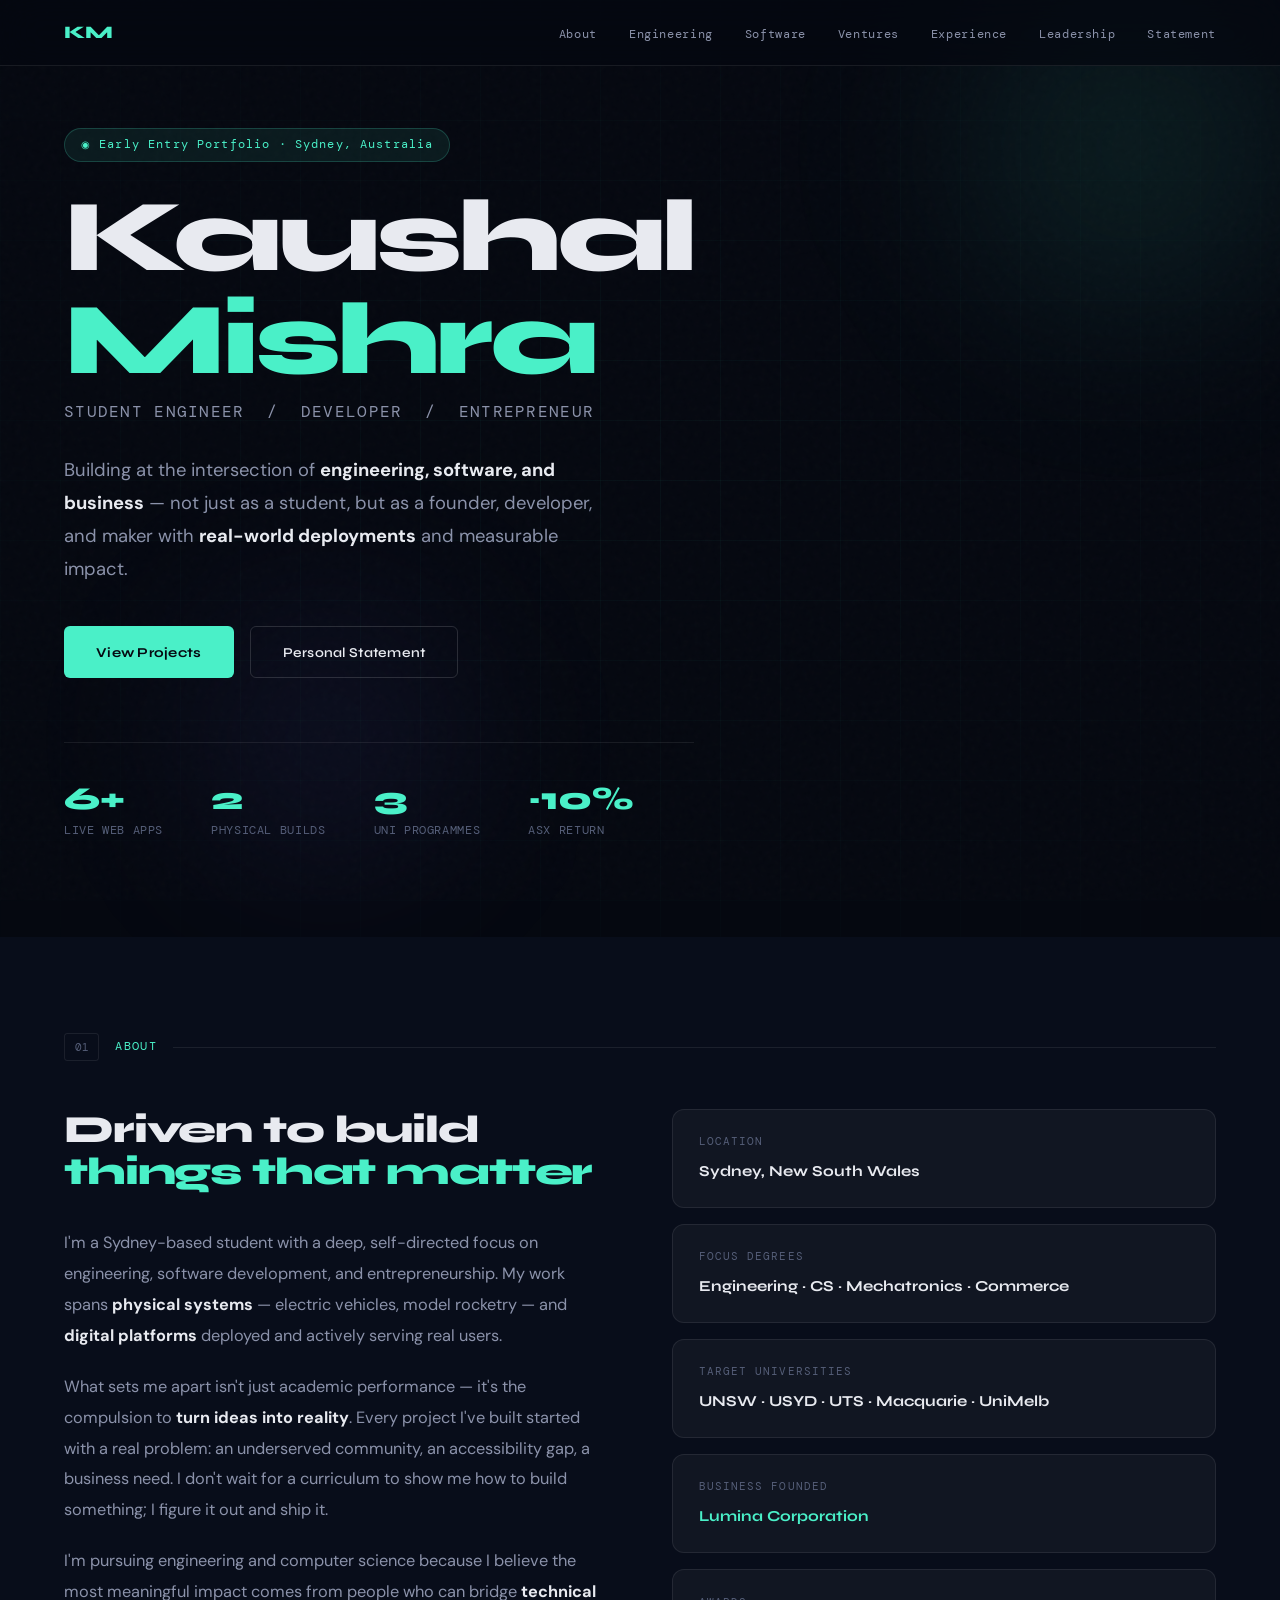
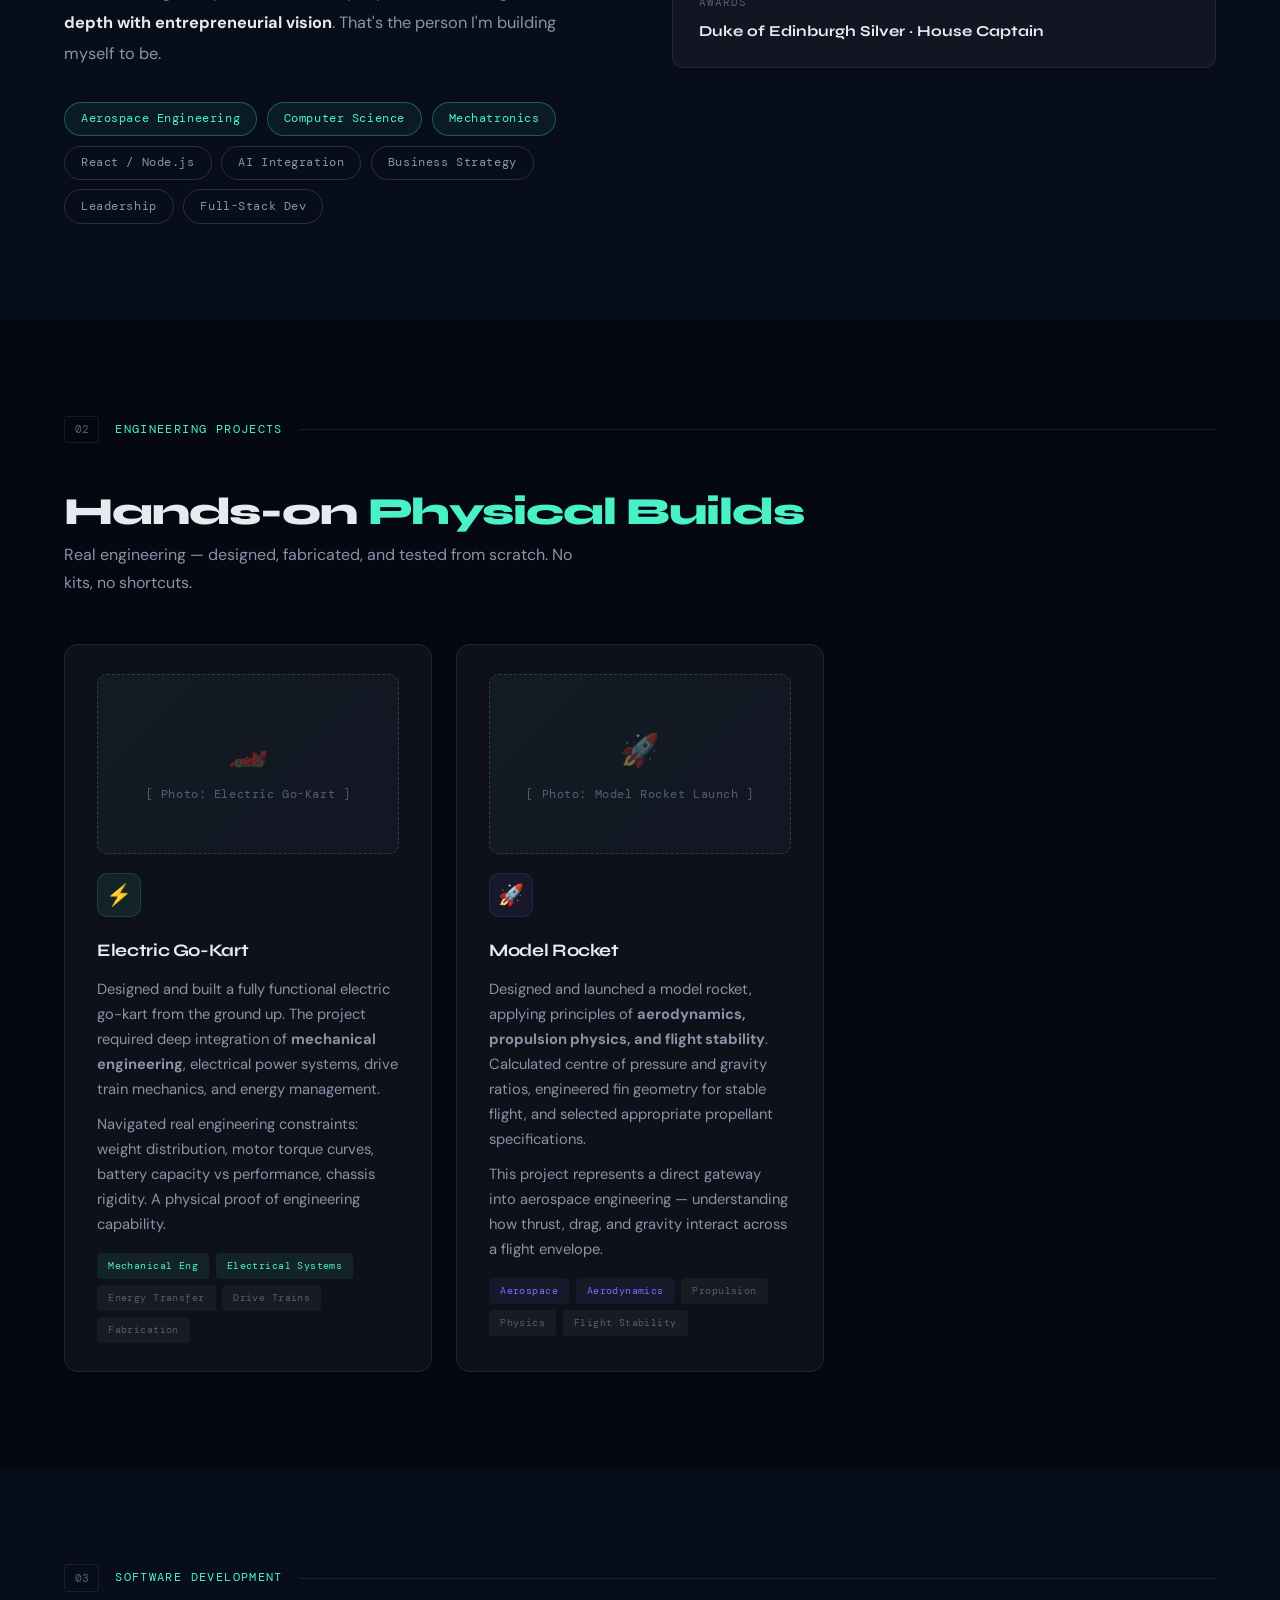
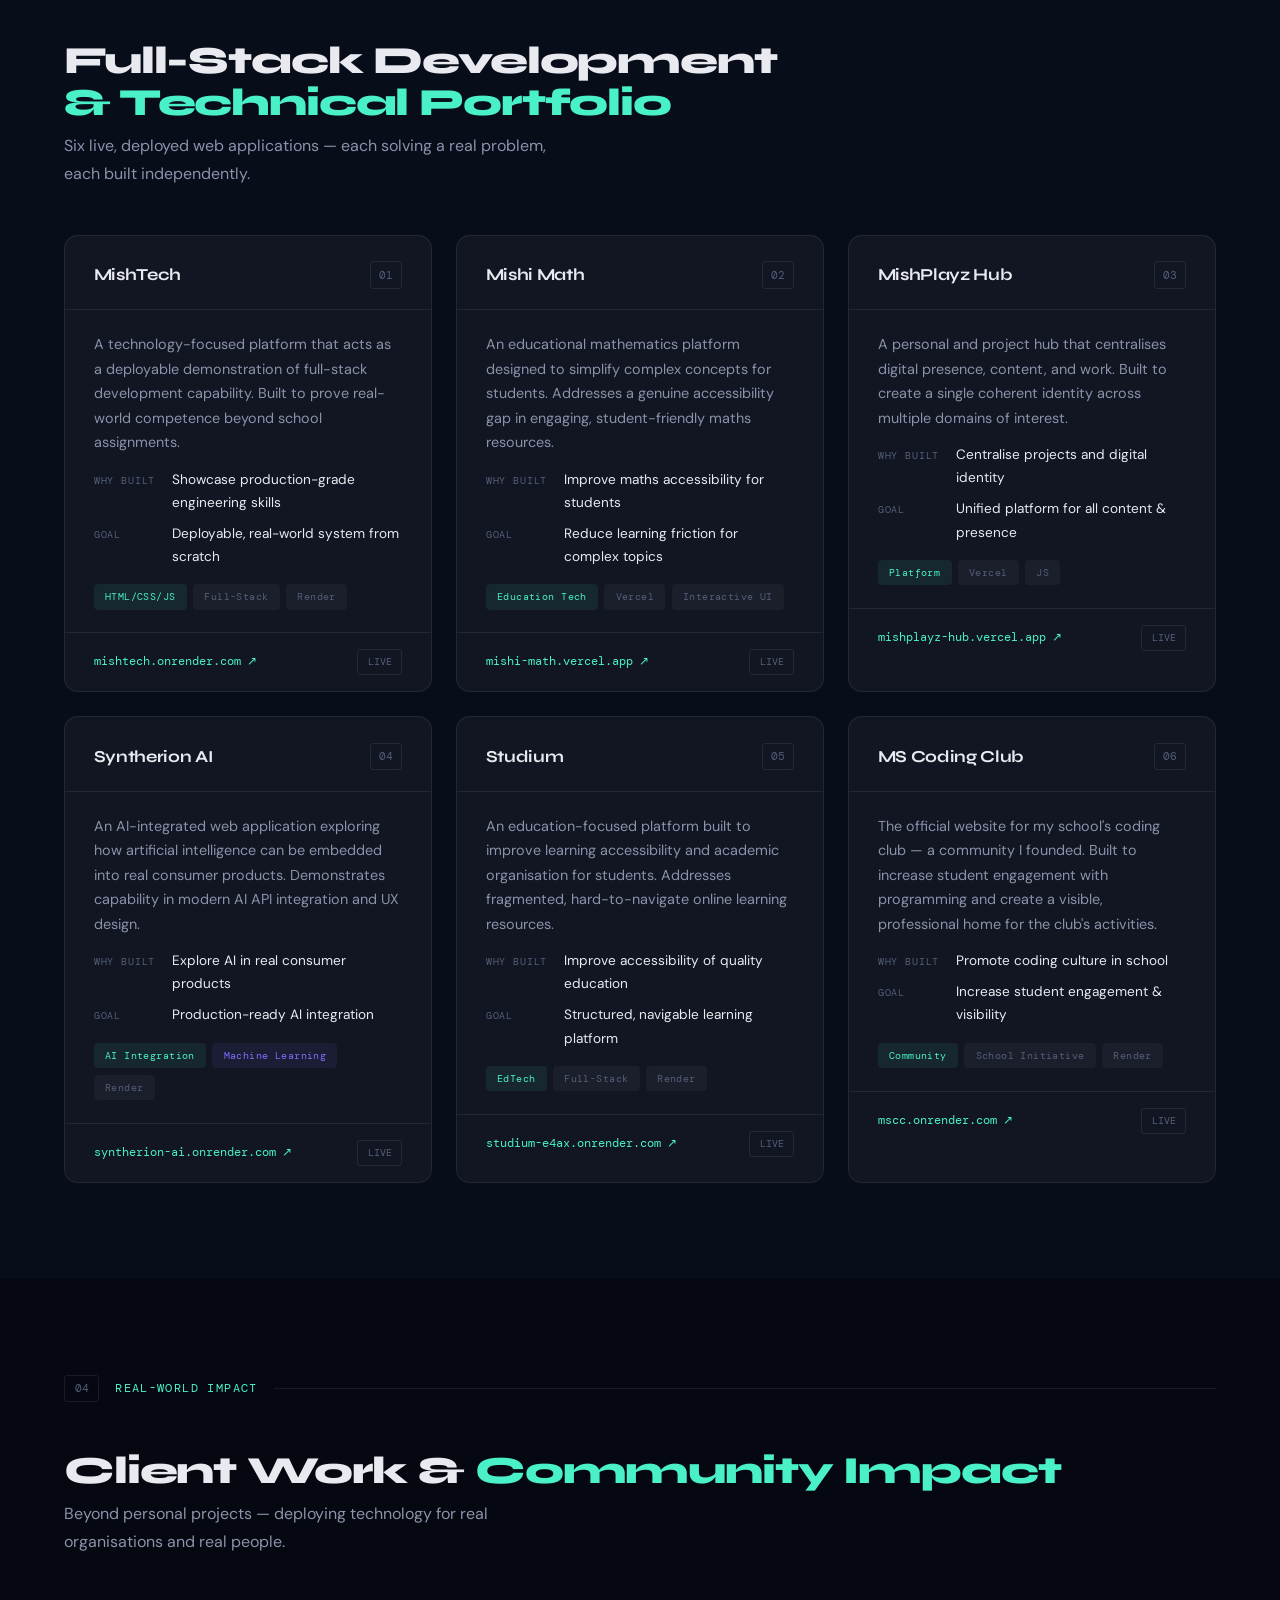
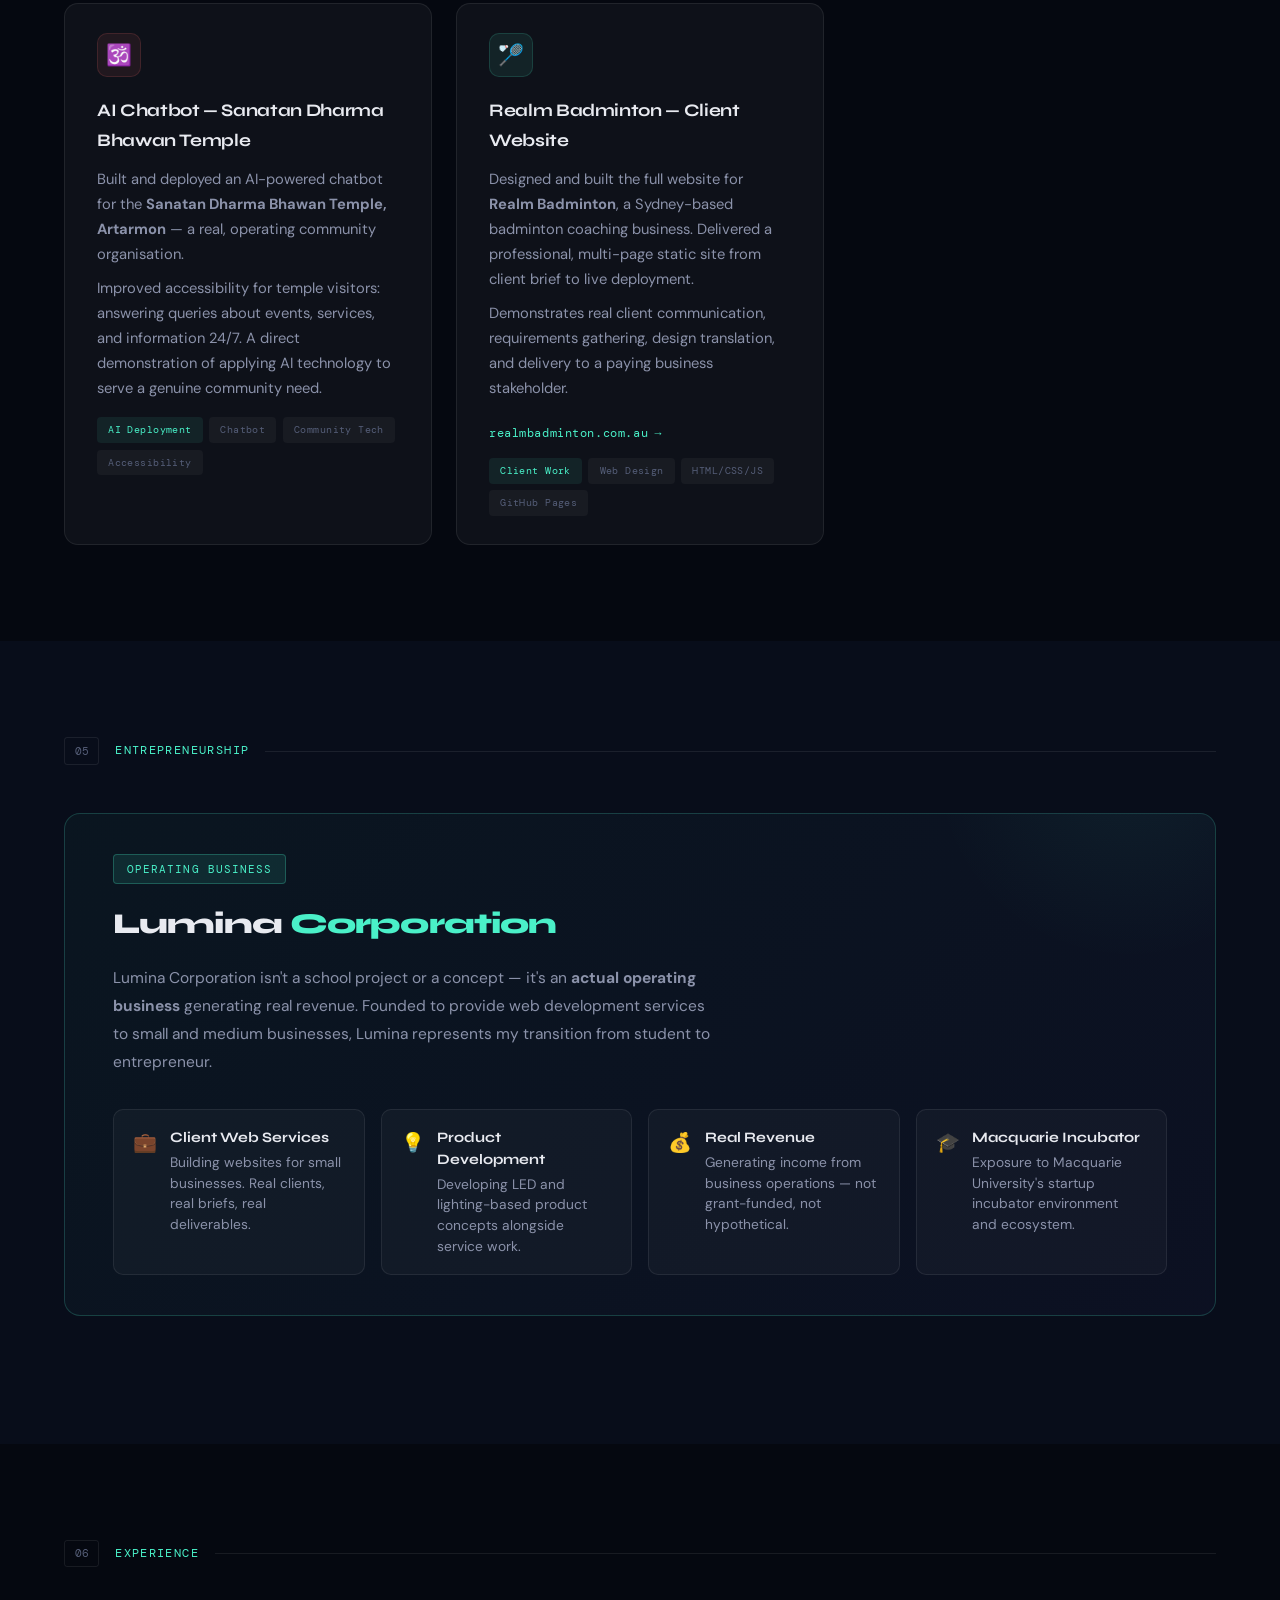
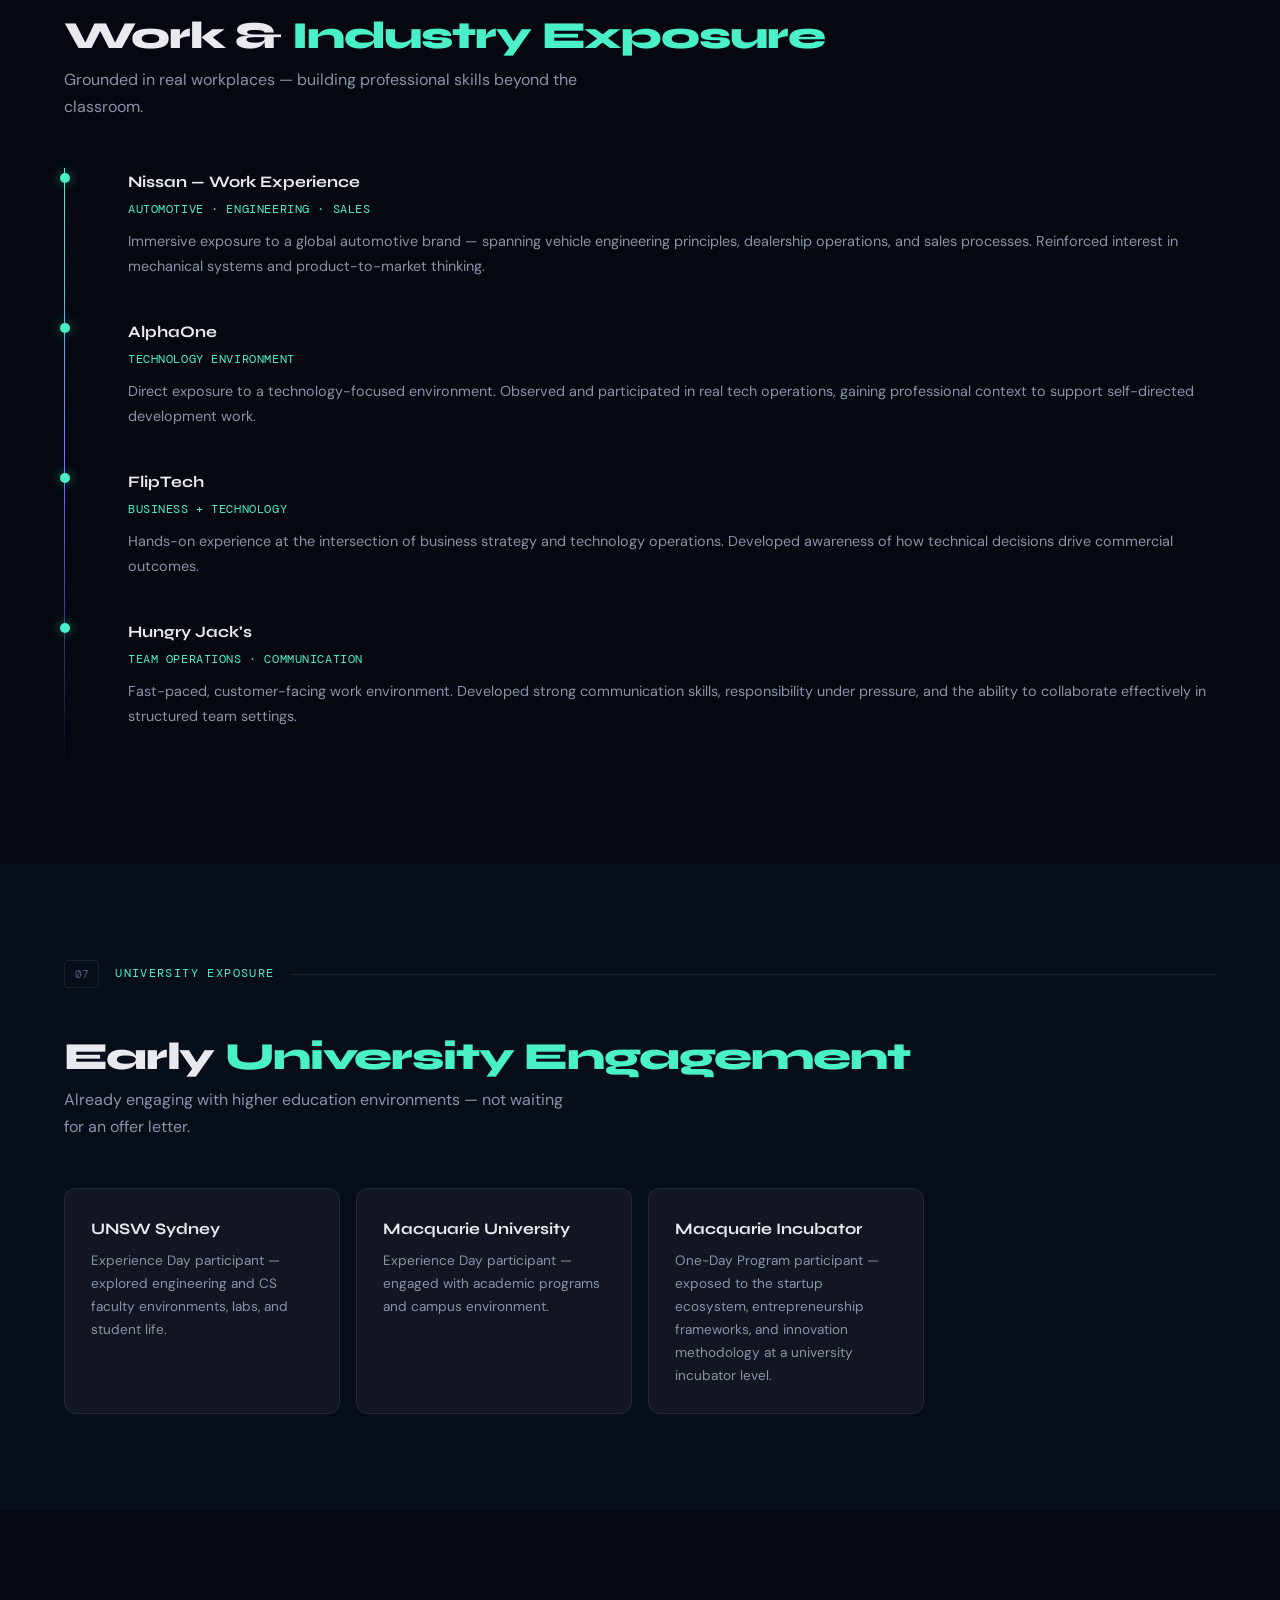
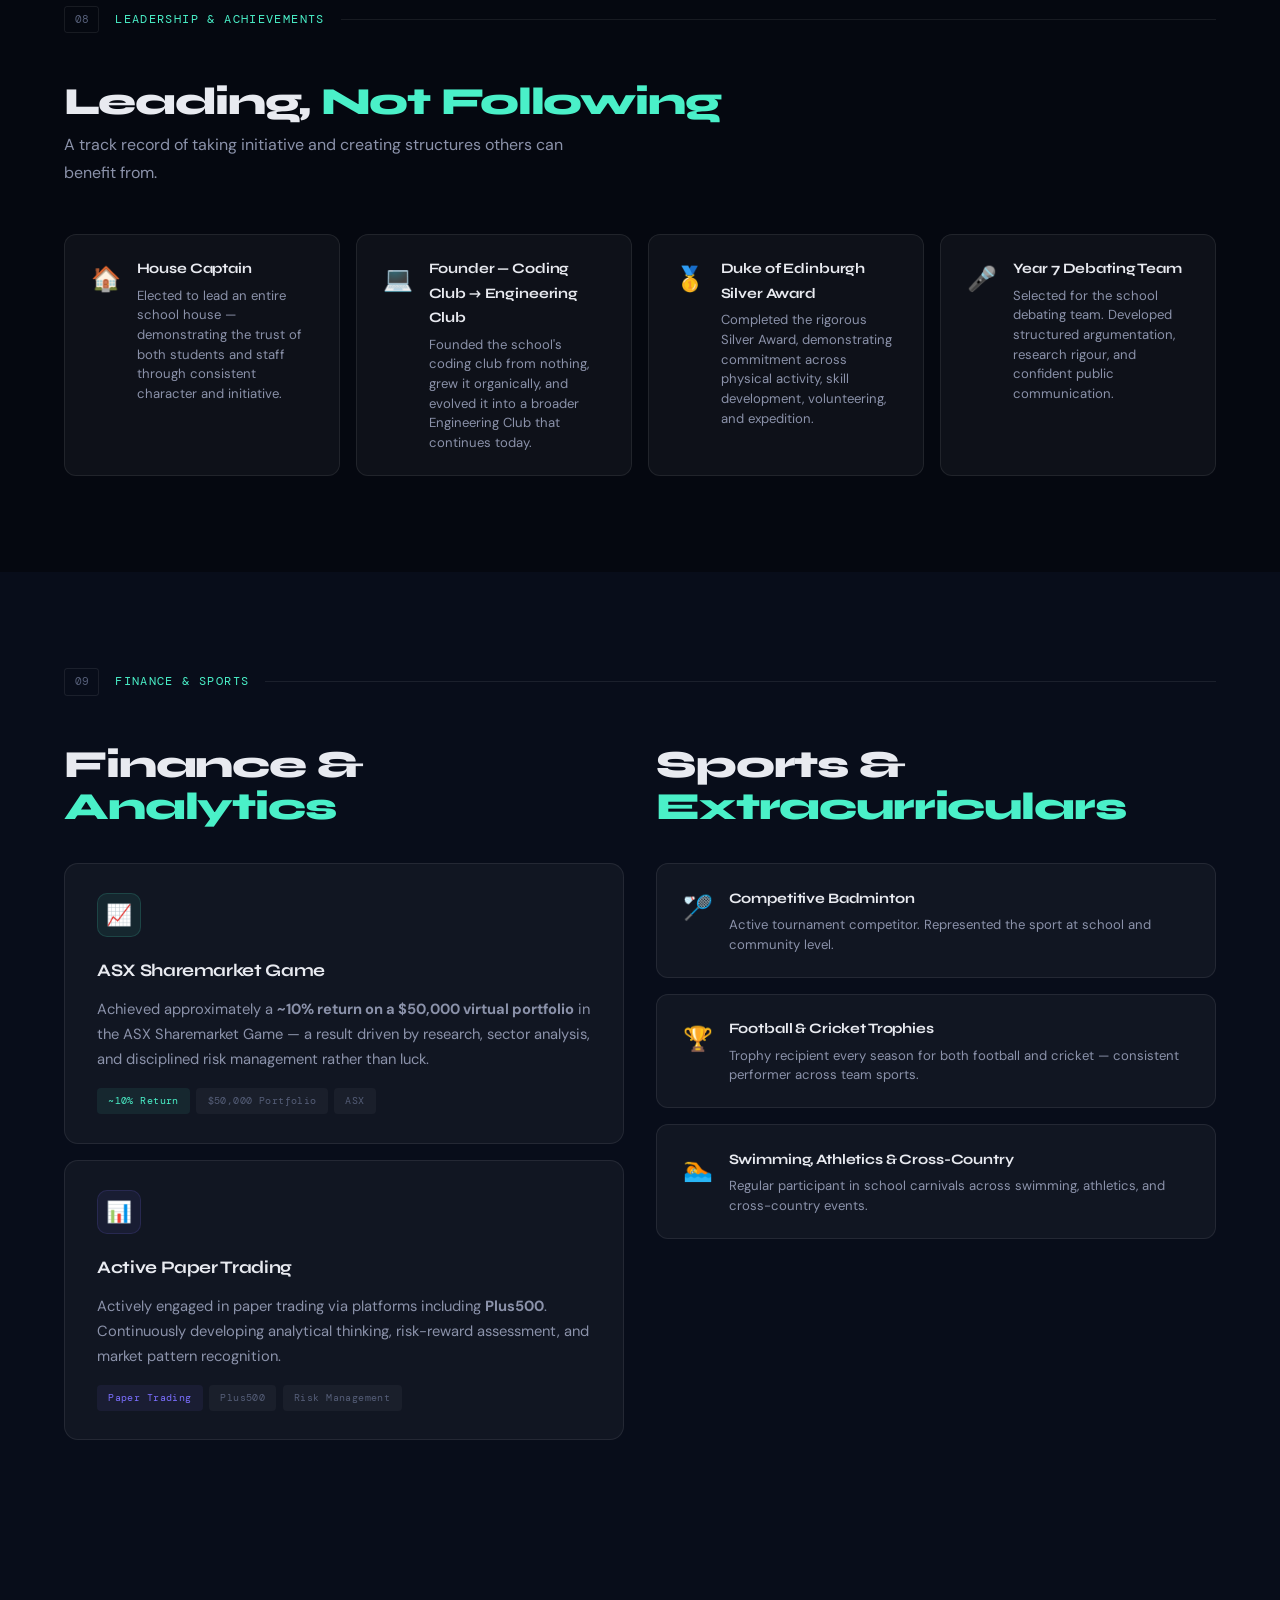
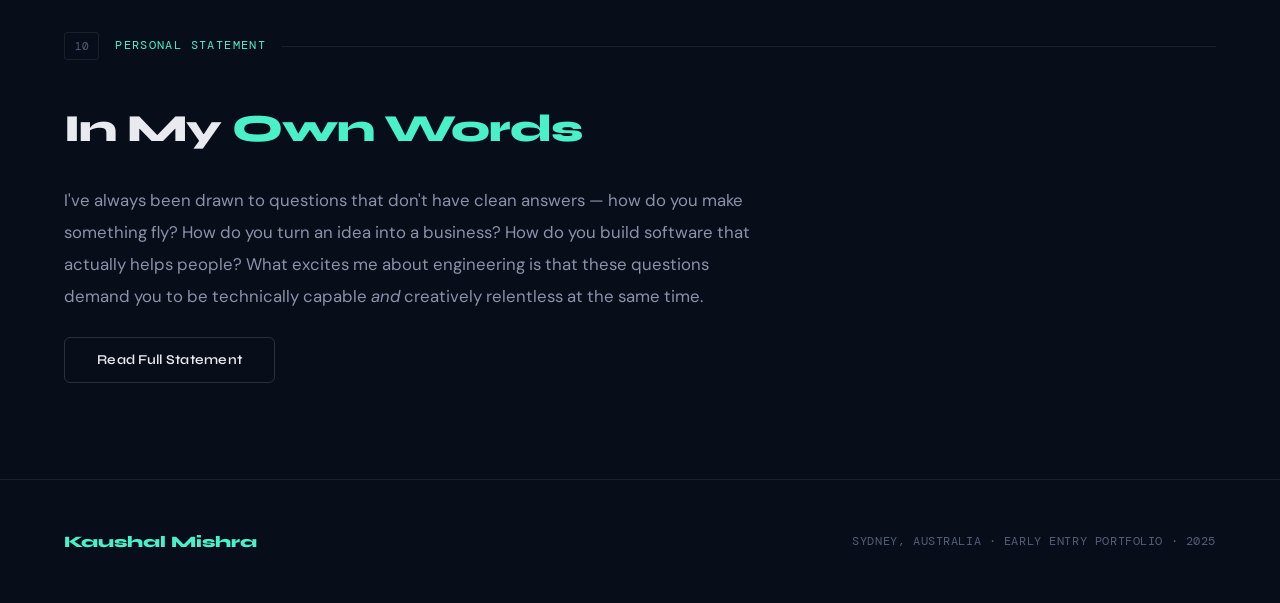
<file: portfolio.html>
<!DOCTYPE html>
<html lang="en">
<head>
<meta charset="UTF-8">
<meta name="viewport" content="width=device-width, initial-scale=1.0">
<title>Kaushal Mishra — Portfolio</title>
<link rel="preconnect" href="https://fonts.googleapis.com">
<link href="https://fonts.googleapis.com/css2?family=Syne:wght@400;600;700;800&family=DM+Mono:ital,wght@0,300;0,400;1,300&family=DM+Sans:ital,wght@0,300;0,400;0,500;1,300&display=swap" rel="stylesheet">
<style>
  :root {
    --bg: #050810;
    --bg2: #080d1a;
    --surface: rgba(255,255,255,0.04);
    --surface2: rgba(255,255,255,0.07);
    --border: rgba(255,255,255,0.08);
    --border2: rgba(255,255,255,0.14);
    --accent: #4af0c8;
    --accent2: #7b6fff;
    --accent3: #ff6b6b;
    --text: #e8eaf0;
    --text2: #8b92aa;
    --text3: #555e78;
    --glow: rgba(74,240,200,0.15);
    --glow2: rgba(123,111,255,0.15);
  }
  *, *::before, *::after { box-sizing: border-box; margin: 0; padding: 0; }
  html { scroll-behavior: smooth; }

  body {
    font-family: 'DM Sans', sans-serif;
    background: var(--bg);
    color: var(--text);
    overflow-x: hidden;
    line-height: 1.7;
  }

  /* ── NOISE OVERLAY ── */
  body::before {
    content: '';
    position: fixed; inset: 0;
    background-image: url("data:image/svg+xml,%3Csvg viewBox='0 0 200 200' xmlns='http://www.w3.org/2000/svg'%3E%3Cfilter id='n'%3E%3CfeTurbulence type='fractalNoise' baseFrequency='0.75' numOctaves='4' stitchTiles='stitch'/%3E%3C/filter%3E%3Crect width='100%25' height='100%25' filter='url(%23n)' opacity='0.05'/%3E%3C/svg%3E");
    pointer-events: none; z-index: 0; opacity: 0.4;
  }

  /* ── NAV ── */
  nav {
    position: fixed; top: 0; left: 0; right: 0; z-index: 100;
    display: flex; align-items: center; justify-content: space-between;
    padding: 1.1rem 4rem;
    background: rgba(5,8,16,0.7);
    backdrop-filter: blur(20px);
    border-bottom: 1px solid var(--border);
    transition: all 0.3s;
  }
  .nav-logo {
    font-family: 'Syne', sans-serif;
    font-weight: 800;
    font-size: 1.1rem;
    letter-spacing: -0.02em;
    color: var(--accent);
  }
  .nav-links { display: flex; gap: 2rem; list-style: none; }
  .nav-links a {
    font-family: 'DM Mono', monospace;
    font-size: 0.78rem;
    color: var(--text2);
    text-decoration: none;
    letter-spacing: 0.05em;
    transition: color 0.2s;
  }
  .nav-links a:hover { color: var(--accent); }
  .hamburger { display: none; flex-direction: column; gap: 5px; cursor: pointer; }
  .hamburger span { display: block; width: 24px; height: 2px; background: var(--text2); transition: all 0.3s; }

  /* ── HERO ── */
  #hero {
    min-height: 100vh;
    display: flex; align-items: center;
    padding: 8rem 4rem 6rem;
    position: relative;
    overflow: hidden;
  }
  .hero-grid {
    position: absolute; inset: 0;
    background-image:
      linear-gradient(rgba(74,240,200,0.04) 1px, transparent 1px),
      linear-gradient(90deg, rgba(74,240,200,0.04) 1px, transparent 1px);
    background-size: 60px 60px;
    mask-image: radial-gradient(ellipse 80% 80% at 50% 50%, black, transparent);
  }
  .hero-orb {
    position: absolute;
    border-radius: 50%;
    filter: blur(80px);
    pointer-events: none;
  }
  .hero-orb-1 {
    width: 500px; height: 500px;
    background: radial-gradient(circle, rgba(74,240,200,0.12), transparent 70%);
    top: -100px; right: -100px;
    animation: float1 8s ease-in-out infinite;
  }
  .hero-orb-2 {
    width: 400px; height: 400px;
    background: radial-gradient(circle, rgba(123,111,255,0.1), transparent 70%);
    bottom: 0; left: 10%;
    animation: float2 10s ease-in-out infinite;
  }
  @keyframes float1 { 0%,100%{transform:translate(0,0)} 50%{transform:translate(-30px,30px)} }
  @keyframes float2 { 0%,100%{transform:translate(0,0)} 50%{transform:translate(20px,-20px)} }

  .hero-inner { position: relative; z-index: 1; max-width: 900px; }
  .hero-badge {
    display: inline-flex; align-items: center; gap: 0.5rem;
    font-family: 'DM Mono', monospace;
    font-size: 0.72rem;
    letter-spacing: 0.1em;
    color: var(--accent);
    background: rgba(74,240,200,0.08);
    border: 1px solid rgba(74,240,200,0.2);
    padding: 0.4rem 1rem;
    border-radius: 100px;
    margin-bottom: 1.5rem;
    animation: fadeUp 0.6s ease both;
  }
  .hero-badge::before { content: '◉'; font-size: 0.6rem; animation: pulse 2s infinite; }
  @keyframes pulse { 0%,100%{opacity:1} 50%{opacity:0.3} }

  .hero-name {
    font-family: 'Syne', sans-serif;
    font-size: clamp(3.5rem, 8vw, 7rem);
    font-weight: 800;
    line-height: 1;
    letter-spacing: -0.04em;
    margin-bottom: 0.4rem;
    animation: fadeUp 0.6s 0.1s ease both;
  }
  .hero-name span { color: var(--accent); }

  .hero-tagline {
    font-family: 'DM Mono', monospace;
    font-size: clamp(0.85rem, 1.5vw, 1rem);
    color: var(--text2);
    letter-spacing: 0.08em;
    margin-bottom: 1.8rem;
    animation: fadeUp 0.6s 0.2s ease both;
  }

  .hero-desc {
    font-size: clamp(1rem, 1.5vw, 1.15rem);
    color: var(--text2);
    max-width: 560px;
    line-height: 1.8;
    margin-bottom: 2.5rem;
    animation: fadeUp 0.6s 0.3s ease both;
  }
  .hero-desc strong { color: var(--text); }

  .hero-ctas {
    display: flex; gap: 1rem; flex-wrap: wrap;
    animation: fadeUp 0.6s 0.4s ease both;
  }
  .btn-primary {
    display: inline-flex; align-items: center; gap: 0.5rem;
    background: var(--accent);
    color: #050810;
    font-family: 'Syne', sans-serif;
    font-weight: 700;
    font-size: 0.85rem;
    padding: 0.85rem 2rem;
    border-radius: 6px;
    text-decoration: none;
    letter-spacing: 0.02em;
    transition: all 0.25s;
    border: none; cursor: pointer;
  }
  .btn-primary:hover { transform: translateY(-2px); box-shadow: 0 8px 30px rgba(74,240,200,0.3); }
  .btn-secondary {
    display: inline-flex; align-items: center; gap: 0.5rem;
    background: transparent;
    color: var(--text);
    font-family: 'Syne', sans-serif;
    font-weight: 600;
    font-size: 0.85rem;
    padding: 0.85rem 2rem;
    border-radius: 6px;
    text-decoration: none;
    letter-spacing: 0.02em;
    border: 1px solid var(--border2);
    transition: all 0.25s;
    cursor: pointer;
  }
  .btn-secondary:hover { border-color: var(--accent); color: var(--accent); transform: translateY(-2px); }

  .hero-stats {
    display: flex; gap: 3rem;
    margin-top: 4rem;
    padding-top: 2.5rem;
    border-top: 1px solid var(--border);
    animation: fadeUp 0.6s 0.5s ease both;
  }
  .stat-num {
    font-family: 'Syne', sans-serif;
    font-size: 2rem;
    font-weight: 800;
    color: var(--accent);
    line-height: 1;
  }
  .stat-label {
    font-size: 0.78rem;
    color: var(--text3);
    font-family: 'DM Mono', monospace;
    letter-spacing: 0.05em;
    margin-top: 0.3rem;
  }

  @keyframes fadeUp {
    from { opacity: 0; transform: translateY(24px); }
    to { opacity: 1; transform: translateY(0); }
  }

  /* ── SECTIONS ── */
  section { padding: 6rem 4rem; position: relative; }
  .section-header {
    display: flex; align-items: center; gap: 1rem;
    margin-bottom: 3rem;
  }
  .section-tag {
    font-family: 'DM Mono', monospace;
    font-size: 0.72rem;
    letter-spacing: 0.12em;
    color: var(--accent);
    text-transform: uppercase;
  }
  .section-num {
    font-family: 'DM Mono', monospace;
    font-size: 0.7rem;
    color: var(--text3);
    border: 1px solid var(--border);
    padding: 0.2rem 0.6rem;
    border-radius: 3px;
  }
  .section-line { flex: 1; height: 1px; background: var(--border); }
  h2 {
    font-family: 'Syne', sans-serif;
    font-size: clamp(1.8rem, 3vw, 2.6rem);
    font-weight: 800;
    letter-spacing: -0.03em;
    margin-bottom: 0.5rem;
    line-height: 1.1;
  }
  h2 span { color: var(--accent); }
  .section-sub {
    font-size: 1rem;
    color: var(--text2);
    max-width: 520px;
    margin-bottom: 3rem;
  }

  /* ── ABOUT ── */
  #about { background: var(--bg2); }
  .about-grid {
    display: grid;
    grid-template-columns: 1fr 1fr;
    gap: 4rem;
    align-items: start;
  }
  .about-text p {
    color: var(--text2);
    margin-bottom: 1.2rem;
    font-size: 1.02rem;
    line-height: 1.9;
  }
  .about-text p strong { color: var(--text); }
  .about-pills {
    display: flex; flex-wrap: wrap; gap: 0.6rem;
    margin-top: 2rem;
  }
  .pill {
    font-family: 'DM Mono', monospace;
    font-size: 0.72rem;
    padding: 0.4rem 1rem;
    border-radius: 100px;
    border: 1px solid var(--border2);
    color: var(--text2);
    letter-spacing: 0.05em;
    transition: all 0.2s;
  }
  .pill:hover { border-color: var(--accent); color: var(--accent); background: rgba(74,240,200,0.05); }
  .pill.accent { border-color: rgba(74,240,200,0.3); color: var(--accent); background: rgba(74,240,200,0.06); }
  .about-sidebar { display: flex; flex-direction: column; gap: 1rem; }
  .info-card {
    background: var(--surface);
    border: 1px solid var(--border);
    border-radius: 12px;
    padding: 1.4rem 1.6rem;
    transition: border-color 0.2s;
  }
  .info-card:hover { border-color: var(--border2); }
  .info-card-label {
    font-family: 'DM Mono', monospace;
    font-size: 0.68rem;
    letter-spacing: 0.1em;
    color: var(--text3);
    text-transform: uppercase;
    margin-bottom: 0.5rem;
  }
  .info-card-val {
    font-family: 'Syne', sans-serif;
    font-weight: 700;
    font-size: 0.95rem;
    color: var(--text);
  }
  .info-card-val.accent { color: var(--accent); }

  /* ── CARDS ── */
  .cards-grid {
    display: grid;
    grid-template-columns: repeat(auto-fill, minmax(320px, 1fr));
    gap: 1.5rem;
  }
  .card {
    background: var(--surface);
    border: 1px solid var(--border);
    border-radius: 14px;
    padding: 1.8rem 2rem;
    transition: all 0.3s;
    position: relative;
    overflow: hidden;
  }
  .card::before {
    content: '';
    position: absolute;
    top: 0; left: 0; right: 0;
    height: 2px;
    background: linear-gradient(90deg, var(--accent), var(--accent2));
    opacity: 0;
    transition: opacity 0.3s;
  }
  .card:hover { border-color: var(--border2); transform: translateY(-4px); box-shadow: 0 20px 60px rgba(0,0,0,0.4); }
  .card:hover::before { opacity: 1; }

  .card-icon {
    width: 44px; height: 44px;
    border-radius: 10px;
    background: rgba(74,240,200,0.08);
    border: 1px solid rgba(74,240,200,0.15);
    display: flex; align-items: center; justify-content: center;
    font-size: 1.3rem;
    margin-bottom: 1.2rem;
  }
  .card-icon.purple { background: rgba(123,111,255,0.08); border-color: rgba(123,111,255,0.15); }
  .card-icon.red { background: rgba(255,107,107,0.08); border-color: rgba(255,107,107,0.15); }
  .card h3 {
    font-family: 'Syne', sans-serif;
    font-weight: 700;
    font-size: 1.1rem;
    letter-spacing: -0.02em;
    margin-bottom: 0.7rem;
  }
  .card p { color: var(--text2); font-size: 0.92rem; line-height: 1.7; margin-bottom: 0.6rem; }
  .card-link {
    display: inline-flex; align-items: center; gap: 0.4rem;
    font-family: 'DM Mono', monospace;
    font-size: 0.72rem;
    color: var(--accent);
    text-decoration: none;
    letter-spacing: 0.05em;
    margin-top: 0.8rem;
    transition: gap 0.2s;
  }
  .card-link:hover { gap: 0.7rem; }
  .card-link::after { content: '→'; }
  .tag-row { display: flex; flex-wrap: wrap; gap: 0.4rem; margin-top: 1rem; }
  .tag {
    font-family: 'DM Mono', monospace;
    font-size: 0.65rem;
    padding: 0.25rem 0.7rem;
    border-radius: 4px;
    background: rgba(255,255,255,0.04);
    color: var(--text3);
    letter-spacing: 0.04em;
  }
  .tag.accent { background: rgba(74,240,200,0.08); color: var(--accent); }
  .tag.purple { background: rgba(123,111,255,0.08); color: var(--accent2); }

  /* ── IMG PLACEHOLDER ── */
  .img-placeholder {
    width: 100%; height: 180px;
    background: linear-gradient(135deg, rgba(74,240,200,0.05), rgba(123,111,255,0.05));
    border: 1px dashed var(--border2);
    border-radius: 10px;
    display: flex; flex-direction: column; align-items: center; justify-content: center;
    gap: 0.5rem;
    margin-bottom: 1.2rem;
    font-family: 'DM Mono', monospace;
    font-size: 0.72rem;
    color: var(--text3);
    letter-spacing: 0.05em;
  }
  .img-placeholder .icon { font-size: 2rem; opacity: 0.4; }

  /* ── SOFTWARE SECTION ── */
  #software { background: var(--bg2); }
  .software-grid {
    display: grid;
    grid-template-columns: repeat(auto-fill, minmax(340px, 1fr));
    gap: 1.5rem;
  }
  .sw-card {
    background: var(--surface);
    border: 1px solid var(--border);
    border-radius: 14px;
    overflow: hidden;
    transition: all 0.3s;
  }
  .sw-card:hover { transform: translateY(-4px); border-color: var(--border2); box-shadow: 0 20px 60px rgba(0,0,0,0.4); }
  .sw-card-header {
    padding: 1.6rem 1.8rem 1.2rem;
    border-bottom: 1px solid var(--border);
    display: flex; align-items: flex-start; justify-content: space-between; gap: 1rem;
  }
  .sw-card-title {
    font-family: 'Syne', sans-serif;
    font-weight: 700;
    font-size: 1.05rem;
    letter-spacing: -0.02em;
  }
  .sw-num {
    font-family: 'DM Mono', monospace;
    font-size: 0.7rem;
    color: var(--text3);
    border: 1px solid var(--border);
    padding: 0.2rem 0.5rem;
    border-radius: 3px;
    white-space: nowrap;
  }
  .sw-card-body { padding: 1.4rem 1.8rem; }
  .sw-card-body p { color: var(--text2); font-size: 0.9rem; line-height: 1.7; margin-bottom: 0.8rem; }
  .sw-meta { display: flex; flex-direction: column; gap: 0.5rem; margin-top: 0.5rem; }
  .sw-meta-row { display: flex; gap: 0.5rem; align-items: baseline; }
  .sw-meta-label {
    font-family: 'DM Mono', monospace;
    font-size: 0.65rem;
    color: var(--text3);
    letter-spacing: 0.08em;
    text-transform: uppercase;
    min-width: 70px;
  }
  .sw-meta-val { font-size: 0.85rem; color: var(--text); }
  .sw-card-footer {
    padding: 1rem 1.8rem;
    border-top: 1px solid var(--border);
    display: flex; align-items: center; justify-content: space-between;
  }
  .sw-link {
    display: inline-flex; align-items: center; gap: 0.4rem;
    font-family: 'DM Mono', monospace;
    font-size: 0.72rem;
    color: var(--accent);
    text-decoration: none;
    transition: gap 0.2s;
  }
  .sw-link:hover { gap: 0.7rem; }
  .sw-link::after { content: '↗'; }
  .sw-type {
    font-family: 'DM Mono', monospace;
    font-size: 0.65rem;
    color: var(--text3);
    padding: 0.2rem 0.6rem;
    border: 1px solid var(--border);
    border-radius: 3px;
  }

  /* ── TIMELINE ── */
  .timeline { position: relative; padding-left: 2rem; }
  .timeline::before {
    content: '';
    position: absolute;
    left: 0; top: 0; bottom: 0;
    width: 1px;
    background: linear-gradient(180deg, var(--accent), var(--accent2), transparent);
  }
  .timeline-item {
    position: relative;
    padding: 0 0 2.5rem 2rem;
    opacity: 0;
    transform: translateX(-10px);
    transition: all 0.5s;
  }
  .timeline-item.visible { opacity: 1; transform: translateX(0); }
  .timeline-dot {
    position: absolute;
    left: -2rem;
    top: 0.3rem;
    width: 10px; height: 10px;
    border-radius: 50%;
    background: var(--accent);
    box-shadow: 0 0 12px rgba(74,240,200,0.5);
    margin-left: -4px;
  }
  .timeline-org {
    font-family: 'Syne', sans-serif;
    font-weight: 700;
    font-size: 1rem;
    margin-bottom: 0.3rem;
  }
  .timeline-role {
    font-family: 'DM Mono', monospace;
    font-size: 0.72rem;
    color: var(--accent);
    letter-spacing: 0.05em;
    margin-bottom: 0.6rem;
  }
  .timeline-desc { color: var(--text2); font-size: 0.9rem; }

  /* ── ACHIEVEMENTS ── */
  .achieve-grid {
    display: grid;
    grid-template-columns: repeat(auto-fill, minmax(260px, 1fr));
    gap: 1rem;
  }
  .achieve-card {
    background: var(--surface);
    border: 1px solid var(--border);
    border-radius: 12px;
    padding: 1.4rem 1.6rem;
    display: flex; align-items: flex-start; gap: 1rem;
    transition: all 0.25s;
  }
  .achieve-card:hover { border-color: var(--border2); background: var(--surface2); }
  .achieve-emoji { font-size: 1.5rem; flex-shrink: 0; margin-top: 0.1rem; }
  .achieve-text h4 {
    font-family: 'Syne', sans-serif;
    font-weight: 700;
    font-size: 0.9rem;
    margin-bottom: 0.25rem;
    letter-spacing: -0.01em;
  }
  .achieve-text p { color: var(--text2); font-size: 0.82rem; line-height: 1.5; }

  /* ── ENTREPRENEURSHIP HIGHLIGHT ── */
  .lumina-card {
    background: linear-gradient(135deg, rgba(74,240,200,0.04), rgba(123,111,255,0.04));
    border: 1px solid rgba(74,240,200,0.2);
    border-radius: 16px;
    padding: 2.5rem 3rem;
    position: relative;
    overflow: hidden;
    margin-bottom: 2rem;
  }
  .lumina-card::after {
    content: '';
    position: absolute;
    top: -50%; right: -10%;
    width: 400px; height: 400px;
    background: radial-gradient(circle, rgba(74,240,200,0.06), transparent 70%);
    pointer-events: none;
  }
  .lumina-badge {
    font-family: 'DM Mono', monospace;
    font-size: 0.68rem;
    letter-spacing: 0.1em;
    color: var(--accent);
    background: rgba(74,240,200,0.1);
    border: 1px solid rgba(74,240,200,0.25);
    padding: 0.3rem 0.8rem;
    border-radius: 4px;
    display: inline-block;
    margin-bottom: 1rem;
    text-transform: uppercase;
  }
  .lumina-card h3 {
    font-family: 'Syne', sans-serif;
    font-size: 1.8rem;
    font-weight: 800;
    letter-spacing: -0.03em;
    margin-bottom: 1rem;
  }
  .lumina-card h3 span { color: var(--accent); }
  .lumina-card p { color: var(--text2); max-width: 600px; line-height: 1.8; font-size: 0.97rem; }
  .lumina-points {
    display: grid;
    grid-template-columns: repeat(auto-fill, minmax(200px, 1fr));
    gap: 1rem;
    margin-top: 2rem;
  }
  .lumina-point {
    display: flex; align-items: flex-start; gap: 0.8rem;
    background: rgba(255,255,255,0.03);
    border: 1px solid var(--border);
    border-radius: 10px;
    padding: 1.1rem 1.2rem;
  }
  .lumina-point-icon { font-size: 1.2rem; flex-shrink: 0; }
  .lumina-point-text { font-size: 0.86rem; color: var(--text2); line-height: 1.5; }
  .lumina-point-text strong { color: var(--text); display: block; font-size: 0.9rem; margin-bottom: 0.2rem; font-family: 'Syne', sans-serif; }

  /* ── PERSONAL STATEMENT ── */
  #statement { background: var(--bg2); }
  .statement-teaser {
    font-size: 1.05rem;
    color: var(--text2);
    line-height: 1.9;
    max-width: 700px;
    margin-bottom: 1.5rem;
  }
  .statement-full {
    display: none;
    overflow: hidden;
  }
  .statement-full.open {
    display: block;
    animation: expand 0.4s ease;
  }
  @keyframes expand {
    from { opacity: 0; transform: translateY(-10px); }
    to { opacity: 1; transform: translateY(0); }
  }
  .statement-full p {
    color: var(--text2);
    font-size: 1.02rem;
    line-height: 1.9;
    max-width: 700px;
    margin-bottom: 1.2rem;
  }
  .statement-full p strong { color: var(--text); }

  /* ── FINANCE / SPORTS ── */
  .two-col { display: grid; grid-template-columns: 1fr 1fr; gap: 2rem; }

  /* ── UNIVERSITY EXPOSURE ── */
  .uni-grid {
    display: grid;
    grid-template-columns: repeat(auto-fill, minmax(260px, 1fr));
    gap: 1rem;
  }
  .uni-card {
    background: var(--surface);
    border: 1px solid var(--border);
    border-radius: 12px;
    padding: 1.6rem;
    transition: all 0.25s;
    position: relative;
    overflow: hidden;
  }
  .uni-card::after {
    content: '';
    position: absolute;
    bottom: 0; left: 0; right: 0;
    height: 2px;
    background: linear-gradient(90deg, var(--accent), var(--accent2));
    opacity: 0;
    transition: opacity 0.3s;
  }
  .uni-card:hover { border-color: var(--border2); }
  .uni-card:hover::after { opacity: 1; }
  .uni-name {
    font-family: 'Syne', sans-serif;
    font-weight: 700;
    font-size: 1rem;
    margin-bottom: 0.4rem;
  }
  .uni-detail { color: var(--text2); font-size: 0.85rem; }

  /* ── SCROLL REVEAL ── */
  .reveal {
    opacity: 0;
    transform: translateY(30px);
    transition: opacity 0.6s ease, transform 0.6s ease;
  }
  .reveal.visible { opacity: 1; transform: translateY(0); }

  /* ── FOOTER ── */
  footer {
    background: var(--bg2);
    border-top: 1px solid var(--border);
    padding: 3rem 4rem;
    display: flex;
    align-items: center;
    justify-content: space-between;
  }
  .footer-name {
    font-family: 'Syne', sans-serif;
    font-weight: 800;
    font-size: 1rem;
    color: var(--accent);
  }
  .footer-copy {
    font-family: 'DM Mono', monospace;
    font-size: 0.72rem;
    color: var(--text3);
    letter-spacing: 0.05em;
  }

  /* ── RESPONSIVE ── */
  @media(max-width: 900px) {
    nav { padding: 1rem 1.5rem; }
    .nav-links { display: none; }
    .nav-links.open {
      display: flex; flex-direction: column;
      position: fixed; top: 60px; left: 0; right: 0;
      background: rgba(5,8,16,0.97);
      padding: 1.5rem;
      border-bottom: 1px solid var(--border);
      gap: 1.2rem;
      z-index: 99;
    }
    .hamburger { display: flex; }
    section { padding: 4rem 1.5rem; }
    #hero { padding: 7rem 1.5rem 4rem; }
    .hero-stats { gap: 1.5rem; }
    .about-grid { grid-template-columns: 1fr; }
    .two-col { grid-template-columns: 1fr; }
    footer { flex-direction: column; gap: 1rem; text-align: center; padding: 2rem 1.5rem; }
    .lumina-card { padding: 1.8rem; }
  }
</style>
</head>
<body>

<!-- NAV -->
<nav id="navbar">
  <div class="nav-logo">KM</div>
  <ul class="nav-links" id="navLinks">
    <li><a href="#about">About</a></li>
    <li><a href="#engineering">Engineering</a></li>
    <li><a href="#software">Software</a></li>
    <li><a href="#entrepreneurship">Ventures</a></li>
    <li><a href="#experience">Experience</a></li>
    <li><a href="#leadership">Leadership</a></li>
    <li><a href="#statement">Statement</a></li>
  </ul>
  <div class="hamburger" id="hamburger" onclick="toggleNav()">
    <span></span><span></span><span></span>
  </div>
</nav>

<!-- HERO -->
<section id="hero">
  <div class="hero-grid"></div>
  <div class="hero-orb hero-orb-1"></div>
  <div class="hero-orb hero-orb-2"></div>
  <div class="hero-inner">
    <div class="hero-badge">Early Entry Portfolio · Sydney, Australia</div>
    <h1 class="hero-name">Kaushal<br><span>Mishra</span></h1>
    <p class="hero-tagline">STUDENT ENGINEER &nbsp;/&nbsp; DEVELOPER &nbsp;/&nbsp; ENTREPRENEUR</p>
    <p class="hero-desc">
      Building at the intersection of <strong>engineering, software, and business</strong> — not just as a student, but as a founder, developer, and maker with <strong>real-world deployments</strong> and measurable impact.
    </p>
    <div class="hero-ctas">
      <a href="#software" class="btn-primary">View Projects</a>
      <a href="#statement" class="btn-secondary">Personal Statement</a>
    </div>
    <div class="hero-stats">
      <div>
        <div class="stat-num">6+</div>
        <div class="stat-label">LIVE WEB APPS</div>
      </div>
      <div>
        <div class="stat-num">2</div>
        <div class="stat-label">PHYSICAL BUILDS</div>
      </div>
      <div>
        <div class="stat-num">3</div>
        <div class="stat-label">UNI PROGRAMMES</div>
      </div>
      <div>
        <div class="stat-num">~10%</div>
        <div class="stat-label">ASX RETURN</div>
      </div>
    </div>
  </div>
</section>

<!-- ABOUT -->
<section id="about">
  <div class="section-header">
    <span class="section-num">01</span>
    <span class="section-tag">About</span>
    <div class="section-line"></div>
  </div>
  <div class="about-grid reveal">
    <div class="about-text">
      <h2>Driven to build<br><span>things that matter</span></h2>
      <br>
      <p>I'm a Sydney-based student with a deep, self-directed focus on engineering, software development, and entrepreneurship. My work spans <strong>physical systems</strong> — electric vehicles, model rocketry — and <strong>digital platforms</strong> deployed and actively serving real users.</p>
      <p>What sets me apart isn't just academic performance — it's the compulsion to <strong>turn ideas into reality</strong>. Every project I've built started with a real problem: an underserved community, an accessibility gap, a business need. I don't wait for a curriculum to show me how to build something; I figure it out and ship it.</p>
      <p>I'm pursuing engineering and computer science because I believe the most meaningful impact comes from people who can bridge <strong>technical depth with entrepreneurial vision</strong>. That's the person I'm building myself to be.</p>
      <div class="about-pills">
        <span class="pill accent">Aerospace Engineering</span>
        <span class="pill accent">Computer Science</span>
        <span class="pill accent">Mechatronics</span>
        <span class="pill">React / Node.js</span>
        <span class="pill">AI Integration</span>
        <span class="pill">Business Strategy</span>
        <span class="pill">Leadership</span>
        <span class="pill">Full-Stack Dev</span>
      </div>
    </div>
    <div class="about-sidebar">
      <div class="info-card">
        <div class="info-card-label">Location</div>
        <div class="info-card-val">Sydney, New South Wales</div>
      </div>
      <div class="info-card">
        <div class="info-card-label">Focus Degrees</div>
        <div class="info-card-val">Engineering · CS · Mechatronics · Commerce</div>
      </div>
      <div class="info-card">
        <div class="info-card-label">Target Universities</div>
        <div class="info-card-val">UNSW · USYD · UTS · Macquarie · UniMelb</div>
      </div>
      <div class="info-card">
        <div class="info-card-label">Business Founded</div>
        <div class="info-card-val accent">Lumina Corporation</div>
      </div>
      <div class="info-card">
        <div class="info-card-label">Awards</div>
        <div class="info-card-val">Duke of Edinburgh Silver · House Captain</div>
      </div>
    </div>
  </div>
</section>

<!-- ENGINEERING PROJECTS -->
<section id="engineering">
  <div class="section-header">
    <span class="section-num">02</span>
    <span class="section-tag">Engineering Projects</span>
    <div class="section-line"></div>
  </div>
  <h2>Hands-on <span>Physical Builds</span></h2>
  <p class="section-sub">Real engineering — designed, fabricated, and tested from scratch. No kits, no shortcuts.</p>
  <div class="cards-grid reveal">

    <!-- Electric Go-Kart -->
    <div class="card">
      <!-- IMAGE PLACEHOLDER: Replace with actual go-kart photo -->
      <div class="img-placeholder">
        <span class="icon">🏎️</span>
        <span>[ Photo: Electric Go-Kart ]</span>
      </div>
      <div class="card-icon">⚡</div>
      <h3>Electric Go-Kart</h3>
      <p>Designed and built a fully functional electric go-kart from the ground up. The project required deep integration of <strong>mechanical engineering</strong>, electrical power systems, drive train mechanics, and energy management.</p>
      <p>Navigated real engineering constraints: weight distribution, motor torque curves, battery capacity vs performance, chassis rigidity. A physical proof of engineering capability.</p>
      <div class="tag-row">
        <span class="tag accent">Mechanical Eng</span>
        <span class="tag accent">Electrical Systems</span>
        <span class="tag">Energy Transfer</span>
        <span class="tag">Drive Trains</span>
        <span class="tag">Fabrication</span>
      </div>
    </div>

    <!-- Model Rocket -->
    <div class="card">
      <!-- IMAGE PLACEHOLDER: Replace with actual rocket photo -->
      <div class="img-placeholder">
        <span class="icon">🚀</span>
        <span>[ Photo: Model Rocket Launch ]</span>
      </div>
      <div class="card-icon purple">🚀</div>
      <h3>Model Rocket</h3>
      <p>Designed and launched a model rocket, applying principles of <strong>aerodynamics, propulsion physics, and flight stability</strong>. Calculated centre of pressure and gravity ratios, engineered fin geometry for stable flight, and selected appropriate propellant specifications.</p>
      <p>This project represents a direct gateway into aerospace engineering — understanding how thrust, drag, and gravity interact across a flight envelope.</p>
      <div class="tag-row">
        <span class="tag purple">Aerospace</span>
        <span class="tag purple">Aerodynamics</span>
        <span class="tag">Propulsion</span>
        <span class="tag">Physics</span>
        <span class="tag">Flight Stability</span>
      </div>
    </div>

  </div>
</section>

<!-- SOFTWARE -->
<section id="software">
  <div class="section-header">
    <span class="section-num">03</span>
    <span class="section-tag">Software Development</span>
    <div class="section-line"></div>
  </div>
  <h2>Full-Stack Development<br><span>&amp; Technical Portfolio</span></h2>
  <p class="section-sub">Six live, deployed web applications — each solving a real problem, each built independently.</p>

  <div class="software-grid reveal">

    <!-- MishTech -->
    <div class="sw-card">
      <div class="sw-card-header">
        <div class="sw-card-title">MishTech</div>
        <span class="sw-num">01</span>
      </div>
      <div class="sw-card-body">
        <p>A technology-focused platform that acts as a deployable demonstration of full-stack development capability. Built to prove real-world competence beyond school assignments.</p>
        <div class="sw-meta">
          <div class="sw-meta-row"><span class="sw-meta-label">Why Built</span><span class="sw-meta-val">Showcase production-grade engineering skills</span></div>
          <div class="sw-meta-row"><span class="sw-meta-label">Goal</span><span class="sw-meta-val">Deployable, real-world system from scratch</span></div>
        </div>
        <div class="tag-row" style="margin-top:1rem">
          <span class="tag accent">HTML/CSS/JS</span><span class="tag">Full-Stack</span><span class="tag">Render</span>
        </div>
      </div>
      <div class="sw-card-footer">
        <a href="https://mishtech.onrender.com" target="_blank" class="sw-link">mishtech.onrender.com</a>
        <span class="sw-type">LIVE</span>
      </div>
    </div>

    <!-- Mishi Math -->
    <div class="sw-card">
      <div class="sw-card-header">
        <div class="sw-card-title">Mishi Math</div>
        <span class="sw-num">02</span>
      </div>
      <div class="sw-card-body">
        <p>An educational mathematics platform designed to simplify complex concepts for students. Addresses a genuine accessibility gap in engaging, student-friendly maths resources.</p>
        <div class="sw-meta">
          <div class="sw-meta-row"><span class="sw-meta-label">Why Built</span><span class="sw-meta-val">Improve maths accessibility for students</span></div>
          <div class="sw-meta-row"><span class="sw-meta-label">Goal</span><span class="sw-meta-val">Reduce learning friction for complex topics</span></div>
        </div>
        <div class="tag-row" style="margin-top:1rem">
          <span class="tag accent">Education Tech</span><span class="tag">Vercel</span><span class="tag">Interactive UI</span>
        </div>
      </div>
      <div class="sw-card-footer">
        <a href="https://mishi-math.vercel.app" target="_blank" class="sw-link">mishi-math.vercel.app</a>
        <span class="sw-type">LIVE</span>
      </div>
    </div>

    <!-- MishPlayz Hub -->
    <div class="sw-card">
      <div class="sw-card-header">
        <div class="sw-card-title">MishPlayz Hub</div>
        <span class="sw-num">03</span>
      </div>
      <div class="sw-card-body">
        <p>A personal and project hub that centralises digital presence, content, and work. Built to create a single coherent identity across multiple domains of interest.</p>
        <div class="sw-meta">
          <div class="sw-meta-row"><span class="sw-meta-label">Why Built</span><span class="sw-meta-val">Centralise projects and digital identity</span></div>
          <div class="sw-meta-row"><span class="sw-meta-label">Goal</span><span class="sw-meta-val">Unified platform for all content & presence</span></div>
        </div>
        <div class="tag-row" style="margin-top:1rem">
          <span class="tag accent">Platform</span><span class="tag">Vercel</span><span class="tag">JS</span>
        </div>
      </div>
      <div class="sw-card-footer">
        <a href="https://mishplayz-hub.vercel.app" target="_blank" class="sw-link">mishplayz-hub.vercel.app</a>
        <span class="sw-type">LIVE</span>
      </div>
    </div>

    <!-- Syntherion AI -->
    <div class="sw-card">
      <div class="sw-card-header">
        <div class="sw-card-title">Syntherion AI</div>
        <span class="sw-num">04</span>
      </div>
      <div class="sw-card-body">
        <p>An AI-integrated web application exploring how artificial intelligence can be embedded into real consumer products. Demonstrates capability in modern AI API integration and UX design.</p>
        <div class="sw-meta">
          <div class="sw-meta-row"><span class="sw-meta-label">Why Built</span><span class="sw-meta-val">Explore AI in real consumer products</span></div>
          <div class="sw-meta-row"><span class="sw-meta-label">Goal</span><span class="sw-meta-val">Production-ready AI integration</span></div>
        </div>
        <div class="tag-row" style="margin-top:1rem">
          <span class="tag accent">AI Integration</span><span class="tag purple">Machine Learning</span><span class="tag">Render</span>
        </div>
      </div>
      <div class="sw-card-footer">
        <a href="https://syntherion-ai.onrender.com" target="_blank" class="sw-link">syntherion-ai.onrender.com</a>
        <span class="sw-type">LIVE</span>
      </div>
    </div>

    <!-- Studium -->
    <div class="sw-card">
      <div class="sw-card-header">
        <div class="sw-card-title">Studium</div>
        <span class="sw-num">05</span>
      </div>
      <div class="sw-card-body">
        <p>An education-focused platform built to improve learning accessibility and academic organisation for students. Addresses fragmented, hard-to-navigate online learning resources.</p>
        <div class="sw-meta">
          <div class="sw-meta-row"><span class="sw-meta-label">Why Built</span><span class="sw-meta-val">Improve accessibility of quality education</span></div>
          <div class="sw-meta-row"><span class="sw-meta-label">Goal</span><span class="sw-meta-val">Structured, navigable learning platform</span></div>
        </div>
        <div class="tag-row" style="margin-top:1rem">
          <span class="tag accent">EdTech</span><span class="tag">Full-Stack</span><span class="tag">Render</span>
        </div>
      </div>
      <div class="sw-card-footer">
        <a href="https://studium-e4ax.onrender.com" target="_blank" class="sw-link">studium-e4ax.onrender.com</a>
        <span class="sw-type">LIVE</span>
      </div>
    </div>

    <!-- MSCC -->
    <div class="sw-card">
      <div class="sw-card-header">
        <div class="sw-card-title">MS Coding Club</div>
        <span class="sw-num">06</span>
      </div>
      <div class="sw-card-body">
        <p>The official website for my school's coding club — a community I founded. Built to increase student engagement with programming and create a visible, professional home for the club's activities.</p>
        <div class="sw-meta">
          <div class="sw-meta-row"><span class="sw-meta-label">Why Built</span><span class="sw-meta-val">Promote coding culture in school</span></div>
          <div class="sw-meta-row"><span class="sw-meta-label">Goal</span><span class="sw-meta-val">Increase student engagement & visibility</span></div>
        </div>
        <div class="tag-row" style="margin-top:1rem">
          <span class="tag accent">Community</span><span class="tag">School Initiative</span><span class="tag">Render</span>
        </div>
      </div>
      <div class="sw-card-footer">
        <a href="https://mscc.onrender.com" target="_blank" class="sw-link">mscc.onrender.com</a>
        <span class="sw-type">LIVE</span>
      </div>
    </div>

  </div>
</section>

<!-- REAL WORLD IMPACT -->
<section id="impact">
  <div class="section-header">
    <span class="section-num">04</span>
    <span class="section-tag">Real-World Impact</span>
    <div class="section-line"></div>
  </div>
  <h2>Client Work &amp; <span>Community Impact</span></h2>
  <p class="section-sub">Beyond personal projects — deploying technology for real organisations and real people.</p>
  <div class="cards-grid reveal">

    <div class="card">
      <div class="card-icon red">🕉️</div>
      <h3>AI Chatbot — Sanatan Dharma Bhawan Temple</h3>
      <p>Built and deployed an AI-powered chatbot for the <strong>Sanatan Dharma Bhawan Temple, Artarmon</strong> — a real, operating community organisation.</p>
      <p>Improved accessibility for temple visitors: answering queries about events, services, and information 24/7. A direct demonstration of applying AI technology to serve a genuine community need.</p>
      <div class="tag-row">
        <span class="tag accent">AI Deployment</span>
        <span class="tag">Chatbot</span>
        <span class="tag">Community Tech</span>
        <span class="tag">Accessibility</span>
      </div>
    </div>

    <div class="card">
      <div class="card-icon">🏸</div>
      <h3>Realm Badminton — Client Website</h3>
      <p>Designed and built the full website for <strong>Realm Badminton</strong>, a Sydney-based badminton coaching business. Delivered a professional, multi-page static site from client brief to live deployment.</p>
      <p>Demonstrates real client communication, requirements gathering, design translation, and delivery to a paying business stakeholder.</p>
      <a href="https://realmbadminton.com.au" target="_blank" class="card-link">realmbadminton.com.au</a>
      <div class="tag-row" style="margin-top:0.8rem">
        <span class="tag accent">Client Work</span>
        <span class="tag">Web Design</span>
        <span class="tag">HTML/CSS/JS</span>
        <span class="tag">GitHub Pages</span>
      </div>
    </div>

  </div>
</section>

<!-- ENTREPRENEURSHIP -->
<section id="entrepreneurship" style="background: var(--bg2);">
  <div class="section-header">
    <span class="section-num">05</span>
    <span class="section-tag">Entrepreneurship</span>
    <div class="section-line"></div>
  </div>

  <div class="lumina-card reveal">
    <div class="lumina-badge">OPERATING BUSINESS</div>
    <h3>Lumina <span>Corporation</span></h3>
    <p>Lumina Corporation isn't a school project or a concept — it's an <strong>actual operating business</strong> generating real revenue. Founded to provide web development services to small and medium businesses, Lumina represents my transition from student to entrepreneur.</p>
    <div class="lumina-points">
      <div class="lumina-point">
        <span class="lumina-point-icon">💼</span>
        <div class="lumina-point-text">
          <strong>Client Web Services</strong>
          Building websites for small businesses. Real clients, real briefs, real deliverables.
        </div>
      </div>
      <div class="lumina-point">
        <span class="lumina-point-icon">💡</span>
        <div class="lumina-point-text">
          <strong>Product Development</strong>
          Developing LED and lighting-based product concepts alongside service work.
        </div>
      </div>
      <div class="lumina-point">
        <span class="lumina-point-icon">💰</span>
        <div class="lumina-point-text">
          <strong>Real Revenue</strong>
          Generating income from business operations — not grant-funded, not hypothetical.
        </div>
      </div>
      <div class="lumina-point">
        <span class="lumina-point-icon">🎓</span>
        <div class="lumina-point-text">
          <strong>Macquarie Incubator</strong>
          Exposure to Macquarie University's startup incubator environment and ecosystem.
        </div>
      </div>
    </div>
  </div>

</section>

<!-- EXPERIENCE -->
<section id="experience">
  <div class="section-header">
    <span class="section-num">06</span>
    <span class="section-tag">Experience</span>
    <div class="section-line"></div>
  </div>
  <h2>Work &amp; <span>Industry Exposure</span></h2>
  <p class="section-sub">Grounded in real workplaces — building professional skills beyond the classroom.</p>
  <div class="timeline reveal">
    <div class="timeline-item">
      <div class="timeline-dot"></div>
      <div class="timeline-org">Nissan — Work Experience</div>
      <div class="timeline-role">AUTOMOTIVE · ENGINEERING · SALES</div>
      <div class="timeline-desc">Immersive exposure to a global automotive brand — spanning vehicle engineering principles, dealership operations, and sales processes. Reinforced interest in mechanical systems and product-to-market thinking.</div>
    </div>
    <div class="timeline-item">
      <div class="timeline-dot"></div>
      <div class="timeline-org">AlphaOne</div>
      <div class="timeline-role">TECHNOLOGY ENVIRONMENT</div>
      <div class="timeline-desc">Direct exposure to a technology-focused environment. Observed and participated in real tech operations, gaining professional context to support self-directed development work.</div>
    </div>
    <div class="timeline-item">
      <div class="timeline-dot"></div>
      <div class="timeline-org">FlipTech</div>
      <div class="timeline-role">BUSINESS + TECHNOLOGY</div>
      <div class="timeline-desc">Hands-on experience at the intersection of business strategy and technology operations. Developed awareness of how technical decisions drive commercial outcomes.</div>
    </div>
    <div class="timeline-item">
      <div class="timeline-dot"></div>
      <div class="timeline-org">Hungry Jack's</div>
      <div class="timeline-role">TEAM OPERATIONS · COMMUNICATION</div>
      <div class="timeline-desc">Fast-paced, customer-facing work environment. Developed strong communication skills, responsibility under pressure, and the ability to collaborate effectively in structured team settings.</div>
    </div>
  </div>
</section>

<!-- UNIVERSITY EXPOSURE -->
<section id="university" style="background: var(--bg2);">
  <div class="section-header">
    <span class="section-num">07</span>
    <span class="section-tag">University Exposure</span>
    <div class="section-line"></div>
  </div>
  <h2>Early <span>University Engagement</span></h2>
  <p class="section-sub">Already engaging with higher education environments — not waiting for an offer letter.</p>
  <div class="uni-grid reveal">
    <div class="uni-card">
      <div class="uni-name">UNSW Sydney</div>
      <div class="uni-detail">Experience Day participant — explored engineering and CS faculty environments, labs, and student life.</div>
    </div>
    <div class="uni-card">
      <div class="uni-name">Macquarie University</div>
      <div class="uni-detail">Experience Day participant — engaged with academic programs and campus environment.</div>
    </div>
    <div class="uni-card">
      <div class="uni-name">Macquarie Incubator</div>
      <div class="uni-detail">One-Day Program participant — exposed to the startup ecosystem, entrepreneurship frameworks, and innovation methodology at a university incubator level.</div>
    </div>
  </div>
</section>

<!-- LEADERSHIP -->
<section id="leadership">
  <div class="section-header">
    <span class="section-num">08</span>
    <span class="section-tag">Leadership &amp; Achievements</span>
    <div class="section-line"></div>
  </div>
  <h2>Leading, <span>Not Following</span></h2>
  <p class="section-sub">A track record of taking initiative and creating structures others can benefit from.</p>
  <div class="achieve-grid reveal">
    <div class="achieve-card">
      <span class="achieve-emoji">🏠</span>
      <div class="achieve-text">
        <h4>House Captain</h4>
        <p>Elected to lead an entire school house — demonstrating the trust of both students and staff through consistent character and initiative.</p>
      </div>
    </div>
    <div class="achieve-card">
      <span class="achieve-emoji">💻</span>
      <div class="achieve-text">
        <h4>Founder — Coding Club → Engineering Club</h4>
        <p>Founded the school's coding club from nothing, grew it organically, and evolved it into a broader Engineering Club that continues today.</p>
      </div>
    </div>
    <div class="achieve-card">
      <span class="achieve-emoji">🥇</span>
      <div class="achieve-text">
        <h4>Duke of Edinburgh Silver Award</h4>
        <p>Completed the rigorous Silver Award, demonstrating commitment across physical activity, skill development, volunteering, and expedition.</p>
      </div>
    </div>
    <div class="achieve-card">
      <span class="achieve-emoji">🎤</span>
      <div class="achieve-text">
        <h4>Year 7 Debating Team</h4>
        <p>Selected for the school debating team. Developed structured argumentation, research rigour, and confident public communication.</p>
      </div>
    </div>
  </div>
</section>

<!-- FINANCE -->
<section id="finance" style="background: var(--bg2);">
  <div class="section-header">
    <span class="section-num">09</span>
    <span class="section-tag">Finance &amp; Sports</span>
    <div class="section-line"></div>
  </div>
  <div class="two-col reveal">
    <div>
      <h2>Finance &amp; <span>Analytics</span></h2>
      <br>
      <div class="card" style="margin-bottom:1rem">
        <div class="card-icon">📈</div>
        <h3>ASX Sharemarket Game</h3>
        <p>Achieved approximately a <strong>~10% return on a $50,000 virtual portfolio</strong> in the ASX Sharemarket Game — a result driven by research, sector analysis, and disciplined risk management rather than luck.</p>
        <div class="tag-row">
          <span class="tag accent">~10% Return</span>
          <span class="tag">$50,000 Portfolio</span>
          <span class="tag">ASX</span>
        </div>
      </div>
      <div class="card">
        <div class="card-icon purple">📊</div>
        <h3>Active Paper Trading</h3>
        <p>Actively engaged in paper trading via platforms including <strong>Plus500</strong>. Continuously developing analytical thinking, risk-reward assessment, and market pattern recognition.</p>
        <div class="tag-row">
          <span class="tag purple">Paper Trading</span>
          <span class="tag">Plus500</span>
          <span class="tag">Risk Management</span>
        </div>
      </div>
    </div>
    <div>
      <h2>Sports &amp; <span>Extracurriculars</span></h2>
      <br>
      <div class="achieve-grid" style="grid-template-columns:1fr">
        <div class="achieve-card">
          <span class="achieve-emoji">🏸</span>
          <div class="achieve-text">
            <h4>Competitive Badminton</h4>
            <p>Active tournament competitor. Represented the sport at school and community level.</p>
          </div>
        </div>
        <div class="achieve-card">
          <span class="achieve-emoji">🏆</span>
          <div class="achieve-text">
            <h4>Football &amp; Cricket Trophies</h4>
            <p>Trophy recipient every season for both football and cricket — consistent performer across team sports.</p>
          </div>
        </div>
        <div class="achieve-card">
          <span class="achieve-emoji">🏊</span>
          <div class="achieve-text">
            <h4>Swimming, Athletics &amp; Cross-Country</h4>
            <p>Regular participant in school carnivals across swimming, athletics, and cross-country events.</p>
          </div>
        </div>
      </div>
    </div>
  </div>
</section>

<!-- PERSONAL STATEMENT -->
<section id="statement">
  <div class="section-header">
    <span class="section-num">10</span>
    <span class="section-tag">Personal Statement</span>
    <div class="section-line"></div>
  </div>
  <h2>In My <span>Own Words</span></h2>
  <br>
  <p class="statement-teaser">
    I've always been drawn to questions that don't have clean answers — how do you make something fly? How do you turn an idea into a business? How do you build software that actually helps people? What excites me about engineering is that these questions demand you to be technically capable <em>and</em> creatively relentless at the same time.
  </p>

  <button class="btn-secondary" id="statementBtn" onclick="toggleStatement()">Read Full Statement</button>

  <div class="statement-full" id="statementFull">
    <br><br>
    <p>Growing up in Sydney, I was always the kid who needed to know how things worked — not from a textbook, but by taking them apart and trying to put them back together differently. That instinct eventually grew into something more structured: I started building. I built an electric go-kart from scratch, working through the physics of motor selection, the practicalities of battery placement, and the humbling reality that real engineering involves a lot of failure before it works. I designed and launched a model rocket, calculating aerodynamic stability before I'd ever formally studied fluid dynamics. I didn't wait for school to teach me these things.</p>
    <p>At the same time, I started building software. Today I have <strong>six live, deployed web applications</strong> — platforms for education, AI integration, student communities, and commercial use. I built a chatbot for a real temple in Artarmon and a full website for a coaching business in Sydney. These weren't hypothetical; they were real deployments for real users. I founded a business, Lumina Corporation, which generates actual revenue from web development services. I'm not describing what I plan to do — I'm describing what I'm already doing.</p>
    <p>What draws me to engineering at university isn't just the subject matter — it's the rigour. I want to be in an environment where the problems are hard enough that you can't brute-force your way through them. I want to learn thermodynamics properly, understand structural analysis at depth, and develop the kind of systems thinking that lets you see how all the pieces fit together. I want to study alongside people who are just as driven, and to have access to the facilities, mentorship, and networks that will let me do work that matters at scale.</p>
    <p>Entrepreneurship isn't a side interest for me — it's how I think about everything. Every project I build starts with "what problem does this solve?" and ends with "how do you grow it?" The Macquarie Incubator experience showed me that university isn't just about credentials; it's about being embedded in an ecosystem of people building serious things. That's where I want to be.</p>
    <p><strong>I'm not applying to university to find out what I'm capable of. I already know I'll build whatever I put my mind to. I'm applying because I want to operate at the highest possible level — and that requires the best possible foundation.</strong></p>
  </div>
</section>

<!-- FOOTER -->
<footer>
  <div class="footer-name">Kaushal Mishra</div>
  <div class="footer-copy">SYDNEY, AUSTRALIA · EARLY ENTRY PORTFOLIO · 2025</div>
</footer>

<script>
  // NAV
  function toggleNav() {
    document.getElementById('navLinks').classList.toggle('open');
  }
  document.querySelectorAll('.nav-links a').forEach(a => {
    a.addEventListener('click', () => document.getElementById('navLinks').classList.remove('open'));
  });

  // STATEMENT TOGGLE
  function toggleStatement() {
    const full = document.getElementById('statementFull');
    const btn = document.getElementById('statementBtn');
    if (full.classList.contains('open')) {
      full.classList.remove('open');
      btn.textContent = 'Read Full Statement';
    } else {
      full.classList.add('open');
      btn.textContent = 'Collapse Statement';
    }
  }

  // SCROLL REVEAL
  const observer = new IntersectionObserver((entries) => {
    entries.forEach(e => {
      if (e.isIntersecting) {
        e.target.classList.add('visible');
      }
    });
  }, { threshold: 0.1 });

  document.querySelectorAll('.reveal, .timeline-item').forEach(el => observer.observe(el));
</script>
</body>
</html>
</file>
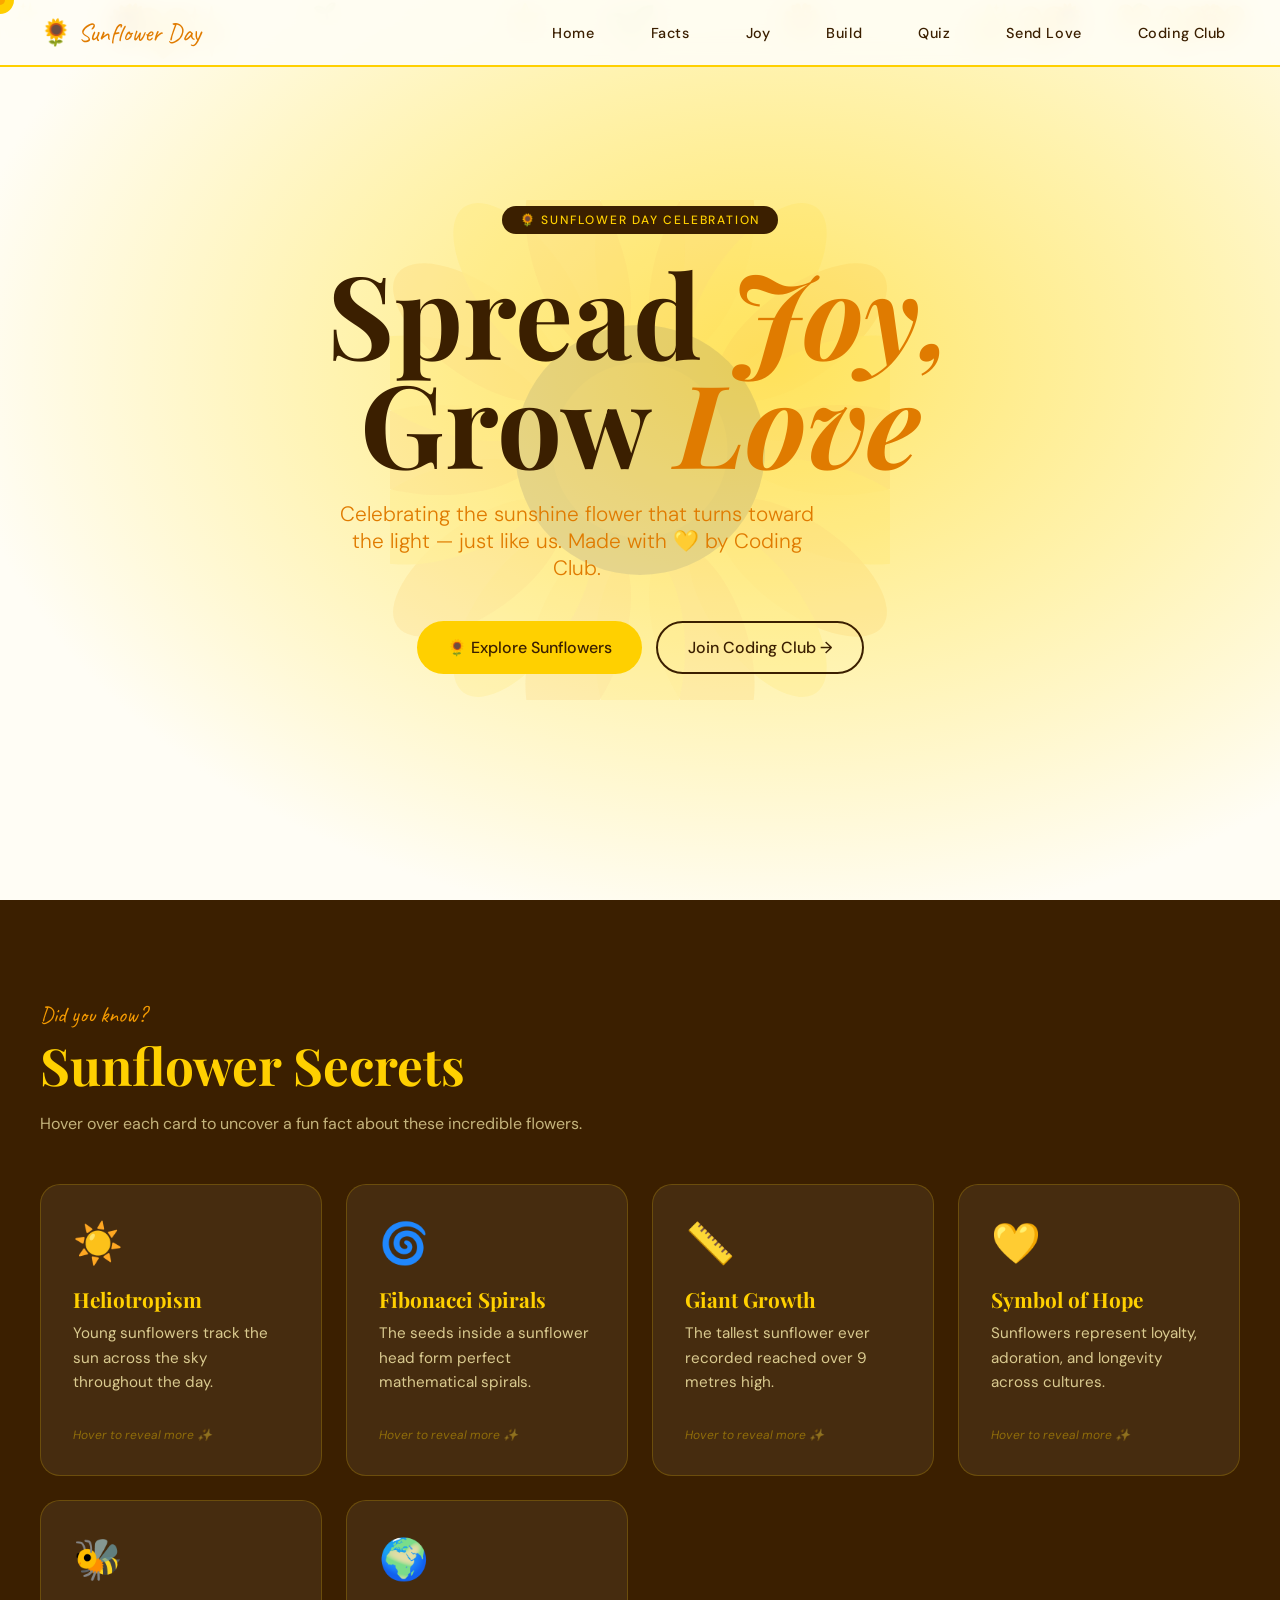
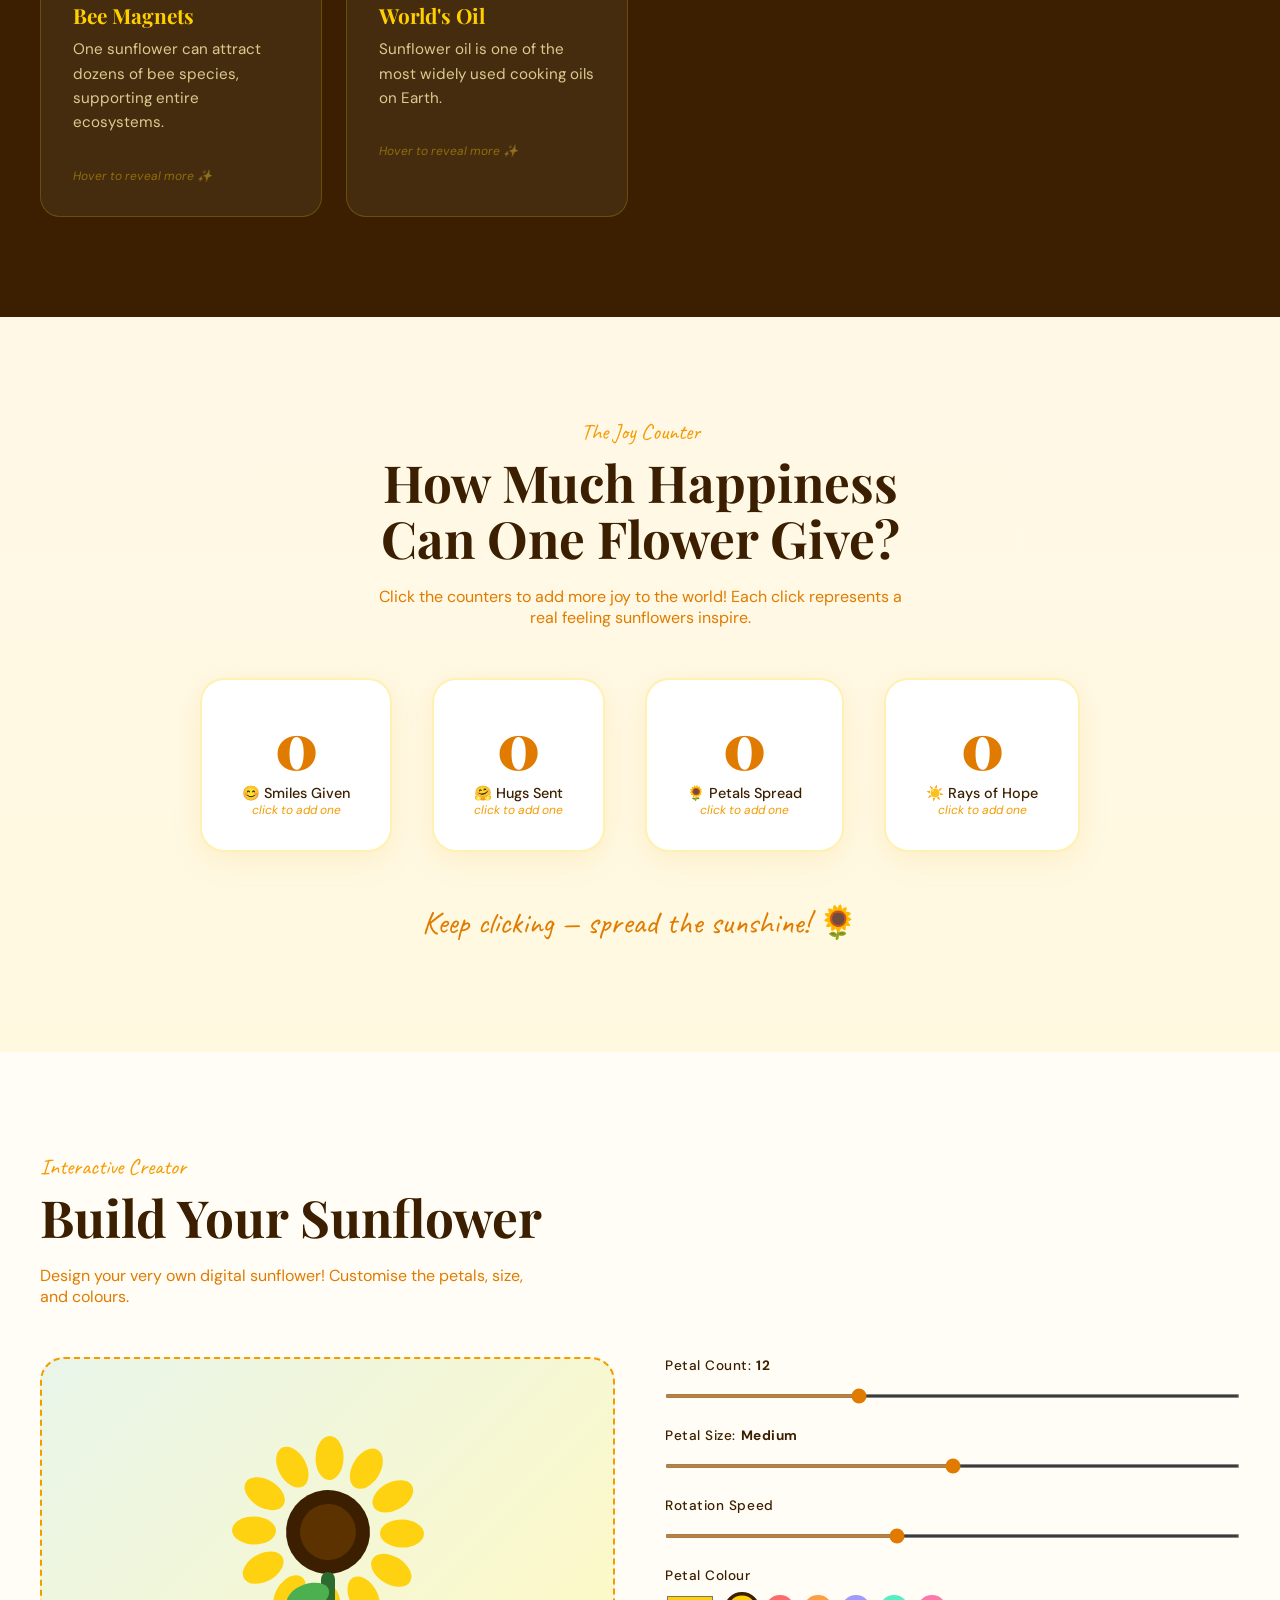
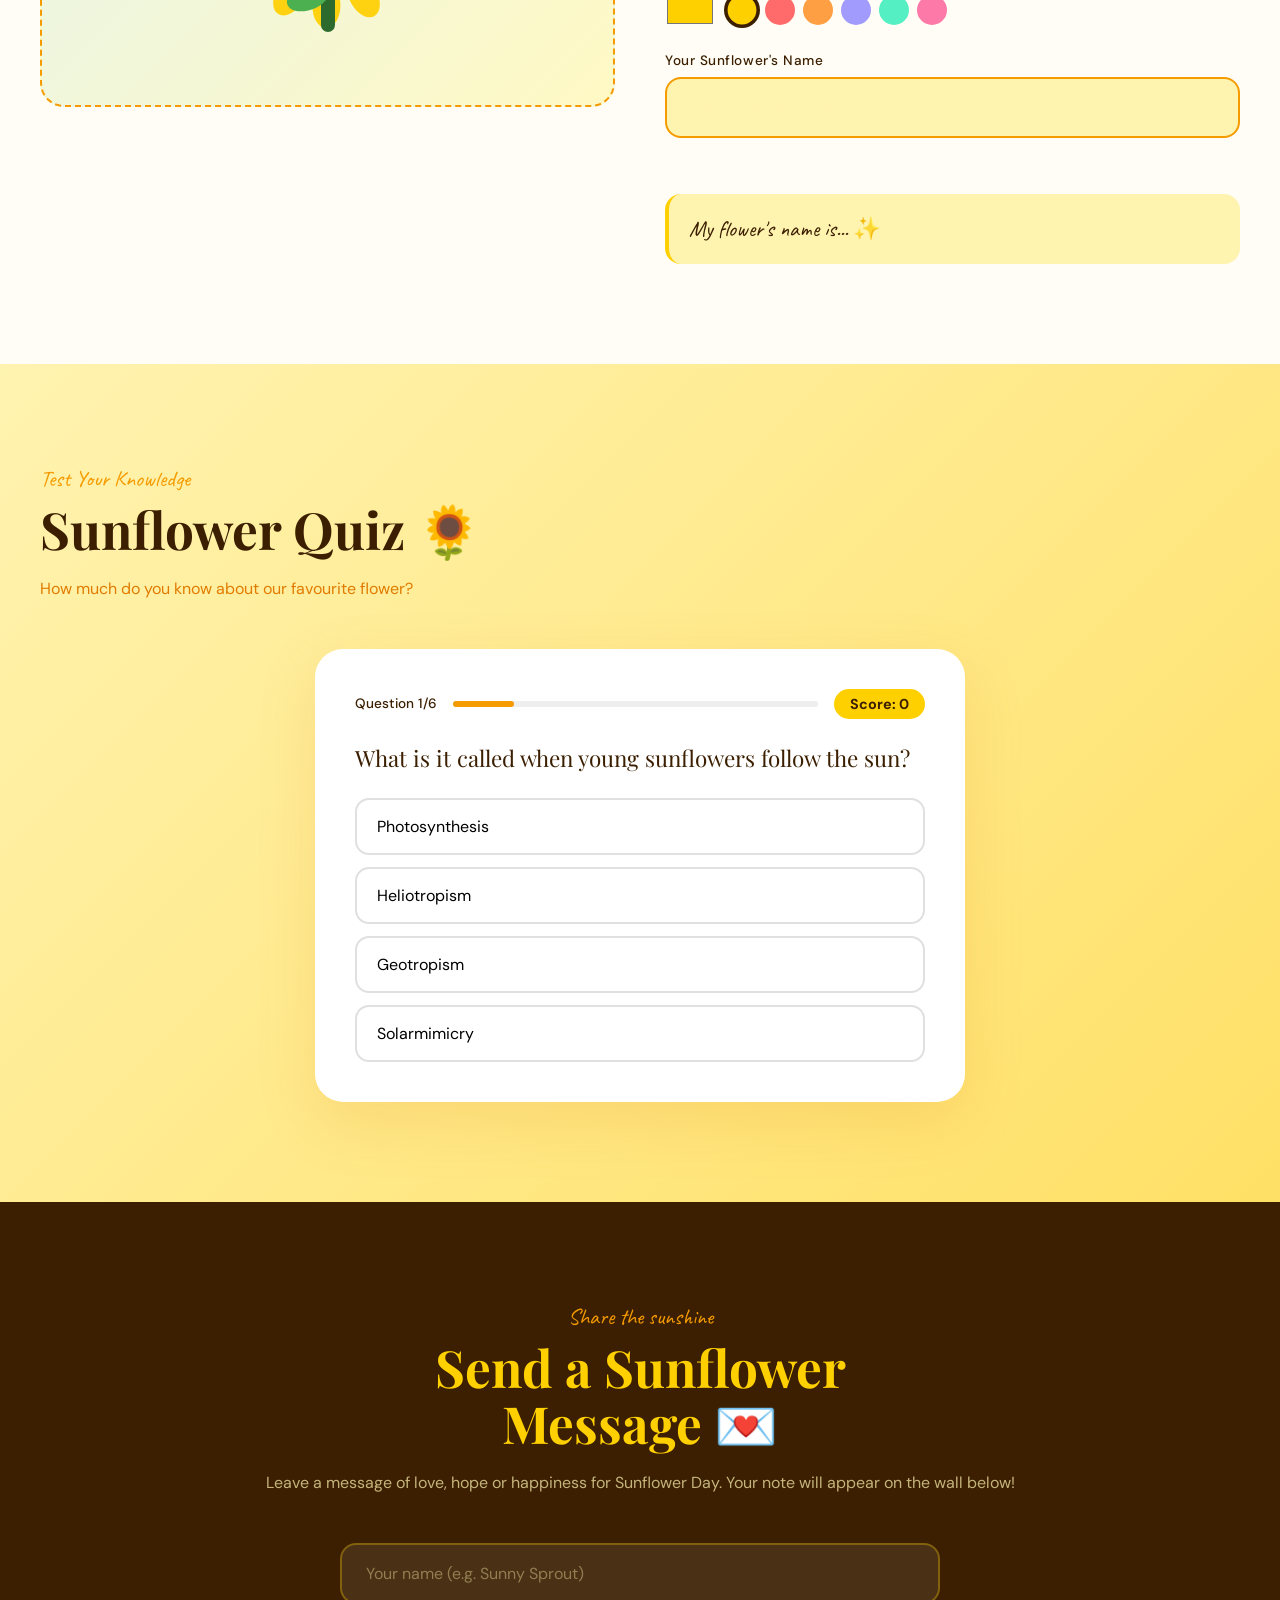
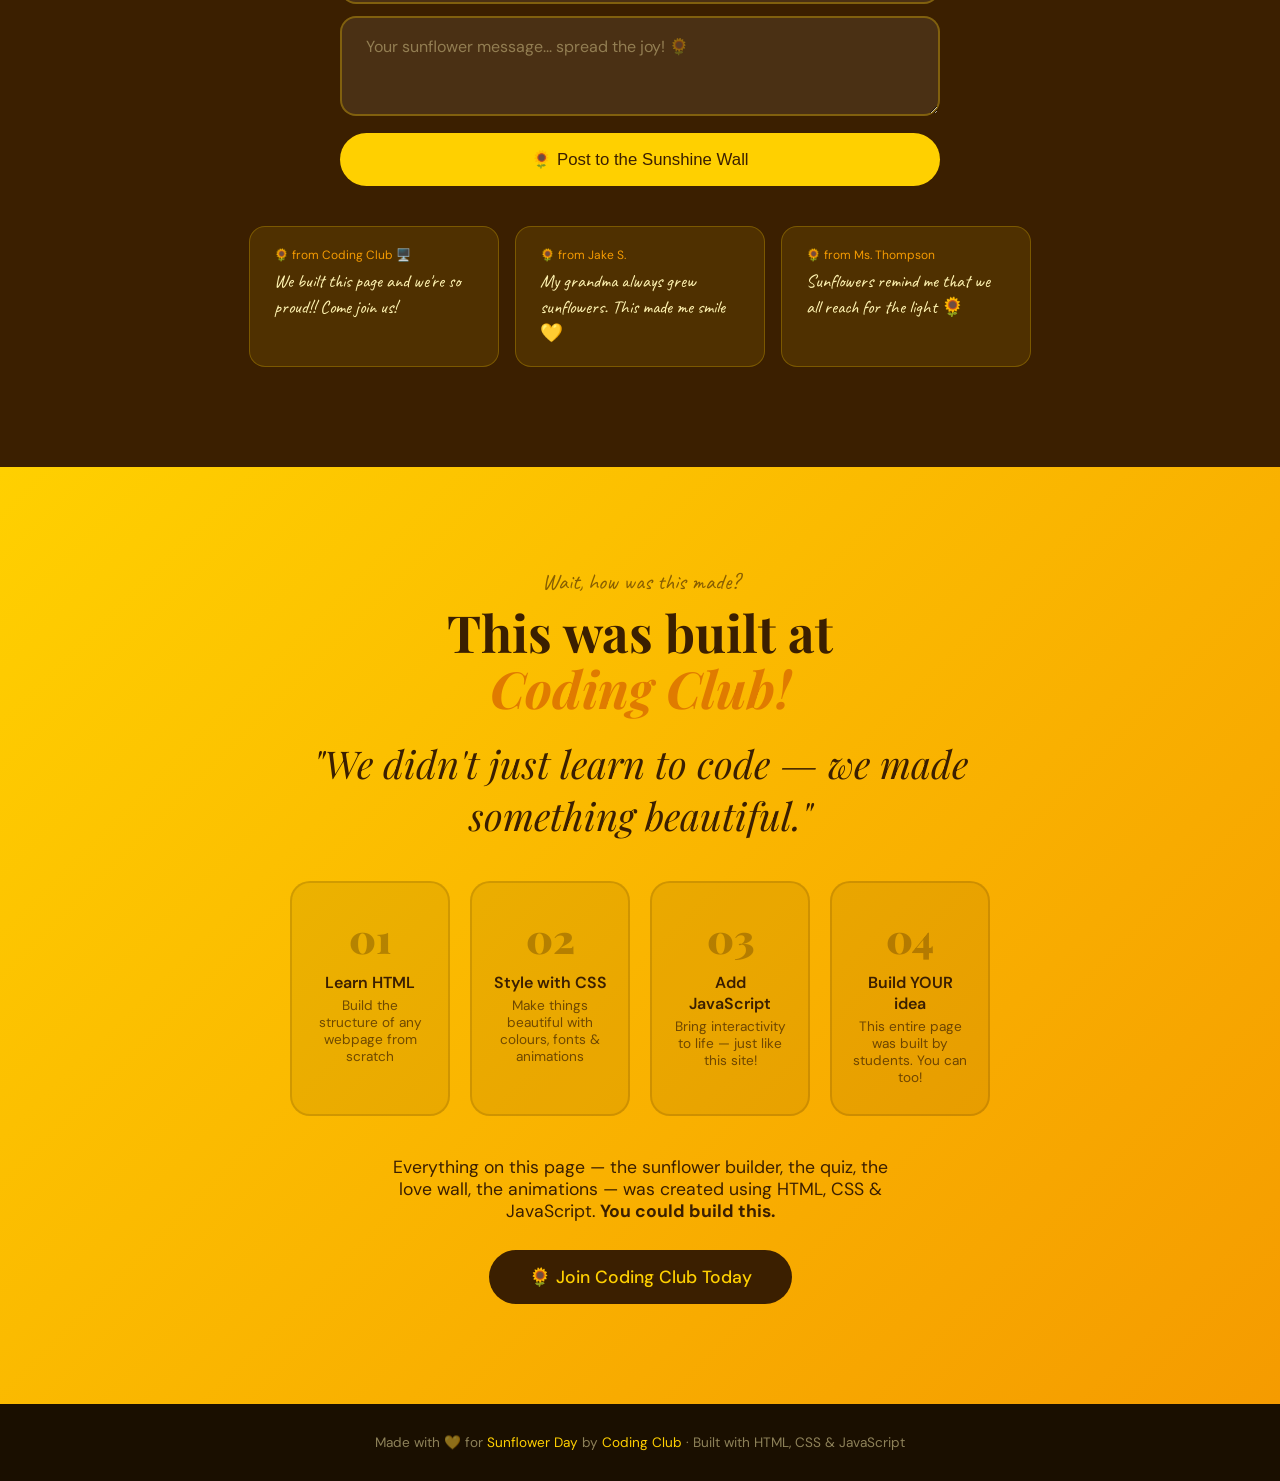
<file: sunflower-cc.html>
<!DOCTYPE html>
<html lang="en">
<head>
<meta charset="UTF-8">
<meta name="viewport" content="width=device-width, initial-scale=1.0">
<title>🌻 Sunflower Day — Made with Love by Coding Club</title>
<link href="https://fonts.googleapis.com/css2?family=Playfair+Display:ital,wght@0,700;0,900;1,700&family=DM+Sans:wght@300;400;500&family=Caveat:wght@600&display=swap" rel="stylesheet">
<style>
  :root {
    --sun: #FFD000;
    --gold: #F59B00;
    --amber: #E07B00;
    --petal: #FFF3B0;
    --brown: #3B1F00;
    --green: #2D6A2D;
    --leaf: #4CAF50;
    --sky: #FFF8E7;
    --cream: #FFFDF5;
    --dark: #1A0F00;
  }

  * { margin: 0; padding: 0; box-sizing: border-box; }

  html { scroll-behavior: smooth; }

  body {
    font-family: 'DM Sans', sans-serif;
    background: var(--cream);
    color: var(--dark);
    overflow-x: hidden;
    cursor: none;
  }

  /* CUSTOM CURSOR */
  .cursor {
    position: fixed;
    width: 28px; height: 28px;
    background: var(--sun);
    border-radius: 50%;
    pointer-events: none;
    z-index: 9999;
    transform: translate(-50%, -50%);
    transition: transform 0.1s, width 0.2s, height 0.2s;
    mix-blend-mode: multiply;
  }
  .cursor-trail {
    position: fixed;
    width: 10px; height: 10px;
    background: var(--gold);
    border-radius: 50%;
    pointer-events: none;
    z-index: 9998;
    transform: translate(-50%, -50%);
    opacity: 0.5;
    transition: transform 0.3s, opacity 0.3s;
  }

  /* NAV */
  nav {
    position: fixed; top: 0; left: 0; right: 0;
    z-index: 1000;
    display: flex; align-items: center; justify-content: space-between;
    padding: 16px 40px;
    background: rgba(255,253,245,0.92);
    backdrop-filter: blur(12px);
    border-bottom: 2px solid var(--sun);
  }
  .nav-logo {
    font-family: 'Caveat', cursive;
    font-size: 1.6rem;
    color: var(--amber);
    display: flex; align-items: center; gap: 8px;
  }
  .nav-links { display: flex; gap: 28px; list-style: none; }
  .nav-links a {
    font-size: 0.9rem;
    font-weight: 500;
    color: var(--brown);
    text-decoration: none;
    padding: 6px 14px;
    border-radius: 20px;
    transition: background 0.2s, color 0.2s;
    letter-spacing: 0.04em;
  }
  .nav-links a:hover { background: var(--sun); color: var(--brown); }

  /* HERO */
  #hero {
    min-height: 100vh;
    display: flex; align-items: center; justify-content: center;
    flex-direction: column;
    position: relative;
    overflow: hidden;
    background: radial-gradient(ellipse at 60% 40%, #FFE566 0%, #FFF3B0 40%, var(--cream) 75%);
    padding-top: 80px;
    text-align: center;
  }

  .hero-sunflower {
    position: absolute;
    top: 50%; left: 50%;
    transform: translate(-50%, -50%);
    width: min(500px, 80vw);
    height: min(500px, 80vw);
    animation: slowspin 40s linear infinite;
    opacity: 0.12;
    pointer-events: none;
  }

  @keyframes slowspin { to { transform: translate(-50%, -50%) rotate(360deg); } }

  .hero-content { position: relative; z-index: 2; }

  .hero-tag {
    display: inline-block;
    background: var(--brown);
    color: var(--sun);
    font-size: 0.75rem;
    font-weight: 500;
    letter-spacing: 0.15em;
    text-transform: uppercase;
    padding: 6px 18px;
    border-radius: 20px;
    margin-bottom: 24px;
    animation: fadeUp 0.8s ease both;
  }

  h1.hero-title {
    font-family: 'Playfair Display', serif;
    font-size: clamp(3.5rem, 9vw, 8rem);
    line-height: 0.95;
    color: var(--brown);
    animation: fadeUp 0.8s 0.15s ease both;
  }
  h1.hero-title em {
    color: var(--amber);
    font-style: italic;
  }

  .hero-sub {
    font-size: clamp(1rem, 2vw, 1.3rem);
    color: var(--amber);
    margin: 24px 0 40px;
    font-weight: 300;
    max-width: 500px;
    animation: fadeUp 0.8s 0.3s ease both;
  }

  .hero-btns {
    display: flex; gap: 14px; flex-wrap: wrap; justify-content: center;
    animation: fadeUp 0.8s 0.45s ease both;
  }

  .btn {
    display: inline-flex; align-items: center; gap: 8px;
    padding: 14px 30px;
    border-radius: 50px;
    font-size: 1rem;
    font-weight: 500;
    cursor: pointer;
    border: none;
    text-decoration: none;
    transition: transform 0.2s, box-shadow 0.2s;
  }
  .btn:hover { transform: translateY(-3px); box-shadow: 0 10px 30px rgba(0,0,0,0.15); }
  .btn-primary { background: var(--sun); color: var(--brown); }
  .btn-outline { background: transparent; color: var(--brown); border: 2px solid var(--brown); }

  .floating-petals {
    position: absolute; inset: 0; pointer-events: none;
    overflow: hidden;
  }
  .petal {
    position: absolute;
    font-size: 2rem;
    animation: floatPetal linear infinite;
    opacity: 0.7;
  }

  @keyframes floatPetal {
    0% { transform: translateY(110vh) rotate(0deg); opacity: 0; }
    10% { opacity: 0.7; }
    90% { opacity: 0.7; }
    100% { transform: translateY(-10vh) rotate(720deg); opacity: 0; }
  }

  @keyframes fadeUp {
    from { opacity: 0; transform: translateY(30px); }
    to { opacity: 1; transform: translateY(0); }
  }

  /* SECTION SHARED */
  section { padding: 100px 40px; }
  .section-label {
    font-family: 'Caveat', cursive;
    font-size: 1.4rem;
    color: var(--gold);
    margin-bottom: 8px;
  }
  .section-title {
    font-family: 'Playfair Display', serif;
    font-size: clamp(2rem, 4vw, 3.5rem);
    color: var(--brown);
    line-height: 1.1;
    margin-bottom: 20px;
  }

  /* FACTS PAGE */
  #facts {
    background: var(--brown);
    color: var(--petal);
  }
  #facts .section-title { color: var(--sun); }
  #facts .section-label { color: var(--gold); }

  .facts-grid {
    display: grid;
    grid-template-columns: repeat(auto-fit, minmax(280px, 1fr));
    gap: 24px;
    margin-top: 50px;
  }

  .fact-card {
    background: rgba(255,255,255,0.06);
    border: 1px solid rgba(255,208,0,0.2);
    border-radius: 20px;
    padding: 32px;
    cursor: pointer;
    transition: transform 0.3s, background 0.3s;
    position: relative;
    overflow: hidden;
  }
  .fact-card::before {
    content: '';
    position: absolute; inset: 0;
    background: linear-gradient(135deg, rgba(255,208,0,0.1), transparent);
    opacity: 0;
    transition: opacity 0.3s;
  }
  .fact-card:hover { transform: translateY(-6px); }
  .fact-card:hover::before { opacity: 1; }
  .fact-card:hover .fact-reveal { max-height: 200px; opacity: 1; }

  .fact-icon { font-size: 2.5rem; margin-bottom: 16px; }
  .fact-card h3 {
    font-family: 'Playfair Display', serif;
    font-size: 1.3rem;
    color: var(--sun);
    margin-bottom: 8px;
  }
  .fact-card p { font-size: 0.95rem; color: rgba(255,243,176,0.8); line-height: 1.6; }
  .fact-reveal {
    max-height: 0; overflow: hidden; opacity: 0;
    transition: max-height 0.4s ease, opacity 0.3s;
    margin-top: 12px;
    font-size: 0.9rem;
    color: var(--sun);
    border-top: 1px solid rgba(255,208,0,0.2);
    padding-top: 12px;
  }
  .hover-hint {
    font-size: 0.75rem;
    color: rgba(255,208,0,0.4);
    margin-top: 8px;
    font-style: italic;
  }

  /* HAPPINESS PAGE */
  #happiness {
    background: linear-gradient(180deg, var(--sky) 0%, #FFF9E0 100%);
    text-align: center;
  }

  .happiness-counter {
    display: flex; justify-content: center; gap: 40px; flex-wrap: wrap;
    margin: 50px 0;
  }

  .counter-item {
    display: flex; flex-direction: column; align-items: center;
    background: white;
    border-radius: 24px;
    padding: 32px 40px;
    box-shadow: 0 8px 30px rgba(240,155,0,0.12);
    border: 2px solid rgba(255,208,0,0.3);
    cursor: pointer;
    transition: transform 0.2s, box-shadow 0.2s;
  }
  .counter-item:hover { transform: scale(1.05); box-shadow: 0 16px 40px rgba(240,155,0,0.2); }

  .counter-num {
    font-family: 'Playfair Display', serif;
    font-size: 4rem;
    font-weight: 900;
    color: var(--amber);
    line-height: 1;
    transition: transform 0.1s;
  }
  .counter-num.bump { animation: bump 0.3s ease; }
  @keyframes bump {
    0% { transform: scale(1); }
    50% { transform: scale(1.3); }
    100% { transform: scale(1); }
  }
  .counter-label { font-size: 0.9rem; color: var(--brown); margin-top: 8px; font-weight: 500; }
  .counter-sub { font-size: 0.75rem; color: var(--gold); font-style: italic; }

  /* SUNFLOWER BUILDER */
  #builder {
    background: var(--cream);
  }

  .builder-area {
    display: grid;
    grid-template-columns: 1fr 1fr;
    gap: 50px;
    margin-top: 50px;
    align-items: start;
  }

  @media (max-width: 768px) {
    .builder-area { grid-template-columns: 1fr; }
    nav { padding: 12px 20px; }
    .nav-links { gap: 12px; }
    .nav-links a { font-size: 0.8rem; padding: 5px 10px; }
    section { padding: 70px 20px; }
  }

  .builder-canvas {
    background: linear-gradient(135deg, #E8F5E9, #FFF9C4);
    border-radius: 24px;
    padding: 40px;
    display: flex; align-items: center; justify-content: center;
    min-height: 350px;
    border: 2px dashed var(--gold);
    position: relative;
    overflow: hidden;
  }

  #sunflower-svg {
    width: 220px; height: 220px;
    transition: all 0.4s ease;
  }

  .builder-controls { display: flex; flex-direction: column; gap: 24px; }

  .control-group label {
    display: block;
    font-size: 0.85rem;
    font-weight: 500;
    color: var(--brown);
    margin-bottom: 8px;
    letter-spacing: 0.04em;
  }

  input[type="range"] {
    width: 100%;
    accent-color: var(--amber);
    height: 4px;
    cursor: pointer;
  }

  input[type="color"] {
    width: 50px; height: 36px;
    border: none; border-radius: 8px;
    cursor: pointer;
    background: none;
  }

  .color-row { display: flex; gap: 12px; align-items: center; }

  .preset-colors { display: flex; gap: 8px; flex-wrap: wrap; }
  .preset-swatch {
    width: 30px; height: 30px;
    border-radius: 50%;
    border: 3px solid transparent;
    cursor: pointer;
    transition: transform 0.2s, border-color 0.2s;
  }
  .preset-swatch:hover, .preset-swatch.active { transform: scale(1.2); border-color: var(--brown); }

  .builder-message {
    margin-top: 20px;
    padding: 20px;
    background: var(--petal);
    border-radius: 16px;
    border-left: 4px solid var(--sun);
    font-family: 'Caveat', cursive;
    font-size: 1.4rem;
    color: var(--brown);
    min-height: 70px;
  }

  /* QUIZ PAGE */
  #quiz {
    background: linear-gradient(135deg, #FFF3B0 0%, #FFE066 100%);
  }

  .quiz-box {
    max-width: 650px;
    margin: 50px auto 0;
    background: white;
    border-radius: 28px;
    padding: 40px;
    box-shadow: 0 20px 60px rgba(224,123,0,0.15);
  }

  .quiz-question {
    font-family: 'Playfair Display', serif;
    font-size: 1.4rem;
    color: var(--brown);
    margin-bottom: 24px;
    line-height: 1.4;
  }

  .quiz-options { display: flex; flex-direction: column; gap: 12px; }

  .quiz-option {
    padding: 16px 20px;
    border: 2px solid #e0e0e0;
    border-radius: 14px;
    cursor: pointer;
    font-size: 1rem;
    text-align: left;
    background: white;
    transition: border-color 0.2s, background 0.2s, transform 0.15s;
    font-family: 'DM Sans', sans-serif;
  }
  .quiz-option:hover:not(:disabled) { border-color: var(--gold); background: var(--petal); transform: translateX(4px); }
  .quiz-option.correct { background: #E8F5E9; border-color: #4CAF50; color: #1B5E20; }
  .quiz-option.wrong { background: #FFEBEE; border-color: #F44336; color: #B71C1C; }

  .quiz-feedback {
    margin-top: 20px;
    padding: 16px;
    border-radius: 12px;
    font-weight: 500;
    display: none;
  }
  .quiz-feedback.show { display: block; }
  .quiz-feedback.correct { background: #E8F5E9; color: #2E7D32; }
  .quiz-feedback.wrong { background: #FFEBEE; color: #C62828; }

  .quiz-score {
    display: flex; align-items: center; justify-content: space-between;
    margin-bottom: 24px;
  }
  .score-badge {
    background: var(--sun);
    color: var(--brown);
    padding: 6px 16px;
    border-radius: 20px;
    font-weight: 700;
    font-size: 0.9rem;
  }
  .progress-bar {
    height: 6px; background: #eee; border-radius: 3px; flex: 1; margin: 0 16px;
  }
  .progress-fill {
    height: 100%; background: var(--gold); border-radius: 3px;
    transition: width 0.4s ease;
  }

  /* SEND LOVE PAGE */
  #love {
    background: var(--brown);
    text-align: center;
  }
  #love .section-title { color: var(--sun); }
  #love .section-label { color: var(--gold); }

  .love-form-area {
    max-width: 600px;
    margin: 50px auto 0;
  }

  .love-input {
    width: 100%;
    padding: 18px 24px;
    border: 2px solid rgba(255,208,0,0.3);
    border-radius: 16px;
    background: rgba(255,255,255,0.08);
    color: var(--petal);
    font-size: 1rem;
    font-family: 'DM Sans', sans-serif;
    margin-bottom: 12px;
    transition: border-color 0.2s;
    outline: none;
  }
  .love-input::placeholder { color: rgba(255,243,176,0.4); }
  .love-input:focus { border-color: var(--sun); }

  textarea.love-input { resize: vertical; min-height: 100px; }

  .love-wall {
    display: flex; flex-wrap: wrap; gap: 16px; justify-content: center;
    margin-top: 40px;
    min-height: 100px;
  }

  .love-card {
    background: rgba(255,208,0,0.1);
    border: 1px solid rgba(255,208,0,0.25);
    border-radius: 16px;
    padding: 20px 24px;
    max-width: 250px;
    text-align: left;
    animation: popIn 0.4s cubic-bezier(0.34,1.56,0.64,1) both;
  }
  @keyframes popIn {
    from { transform: scale(0.5); opacity: 0; }
    to { transform: scale(1); opacity: 1; }
  }
  .love-card .from { font-size: 0.75rem; color: var(--gold); margin-bottom: 6px; }
  .love-card .msg { font-family: 'Caveat', cursive; font-size: 1.15rem; color: var(--petal); line-height: 1.4; }

  /* CODING CLUB CTA */
  #cta {
    background: linear-gradient(135deg, var(--sun) 0%, var(--gold) 100%);
    text-align: center;
  }
  #cta .section-title { color: var(--brown); }

  .cta-box {
    max-width: 700px;
    margin: 0 auto;
  }
  .cta-steps {
    display: grid;
    grid-template-columns: repeat(auto-fit, minmax(160px, 1fr));
    gap: 20px;
    margin: 40px 0;
  }
  .cta-step {
    background: rgba(59,31,0,0.08);
    border-radius: 20px;
    padding: 28px 20px;
    border: 2px solid rgba(59,31,0,0.15);
  }
  .cta-step .step-num {
    font-family: 'Playfair Display', serif;
    font-size: 2.5rem;
    font-weight: 900;
    color: var(--brown);
    opacity: 0.3;
  }
  .cta-step h4 { font-weight: 600; color: var(--brown); margin: 8px 0 4px; }
  .cta-step p { font-size: 0.85rem; color: rgba(59,31,0,0.7); }

  .cta-big {
    font-family: 'Playfair Display', serif;
    font-size: clamp(1.5rem, 3vw, 2.5rem);
    color: var(--brown);
    margin-bottom: 24px;
    font-style: italic;
  }

  /* FOOTER */
  footer {
    background: var(--dark);
    color: rgba(255,243,176,0.5);
    text-align: center;
    padding: 30px 20px;
    font-size: 0.85rem;
  }
  footer span { color: var(--sun); }

  /* CONFETTI */
  .confetti-piece {
    position: fixed;
    width: 10px; height: 10px;
    top: -10px;
    pointer-events: none;
    z-index: 9997;
    animation: confettiFall linear forwards;
  }
  @keyframes confettiFall {
    to { transform: translateY(110vh) rotate(720deg); opacity: 0; }
  }

  /* Scroll reveal */
  .reveal {
    opacity: 0;
    transform: translateY(40px);
    transition: opacity 0.7s, transform 0.7s;
  }
  .reveal.visible {
    opacity: 1;
    transform: translateY(0);
  }
</style>
</head>
<body>

<div class="cursor" id="cursor"></div>
<div class="cursor-trail" id="cursorTrail"></div>

<!-- NAV -->
<nav>
  <div class="nav-logo">🌻 Sunflower Day</div>
  <ul class="nav-links">
    <li><a href="#hero">Home</a></li>
    <li><a href="#facts">Facts</a></li>
    <li><a href="#happiness">Joy</a></li>
    <li><a href="#builder">Build</a></li>
    <li><a href="#quiz">Quiz</a></li>
    <li><a href="#love">Send Love</a></li>
    <li><a href="#cta">Coding Club</a></li>
  </ul>
</nav>

<!-- HERO -->
<section id="hero">
  <div class="floating-petals" id="petals"></div>
  <svg class="hero-sunflower" viewBox="0 0 200 200" xmlns="http://www.w3.org/2000/svg">
    <g transform="translate(100,100)">
      <!-- Petals -->
      <g id="bigpetals"></g>
      <circle r="50" fill="#3B1F00"/>
      <circle r="35" fill="#5C3300"/>
    </g>
  </svg>
  <div class="hero-content">
    <div class="hero-tag">🌻 Sunflower Day Celebration</div>
    <h1 class="hero-title">Spread <em>Joy,</em><br>Grow <em>Love</em></h1>
    <p class="hero-sub">Celebrating the sunshine flower that turns toward the light — just like us. Made with 💛 by Coding Club.</p>
    <div class="hero-btns">
      <a href="#facts" class="btn btn-primary">🌻 Explore Sunflowers</a>
      <a href="#cta" class="btn btn-outline">Join Coding Club →</a>
    </div>
  </div>
</section>

<!-- FACTS -->
<section id="facts">
  <div class="section-label">Did you know?</div>
  <h2 class="section-title reveal">Sunflower Secrets</h2>
  <p class="reveal" style="color:rgba(255,243,176,0.7); max-width:560px">Hover over each card to uncover a fun fact about these incredible flowers.</p>

  <div class="facts-grid">
    <div class="fact-card reveal">
      <div class="fact-icon">☀️</div>
      <h3>Heliotropism</h3>
      <p>Young sunflowers track the sun across the sky throughout the day.</p>
      <div class="fact-reveal">This east-to-west movement is called heliotropism. As they mature, most sunflowers fix their gaze permanently east — warming bees in the morning!</div>
      <div class="hover-hint">Hover to reveal more ✨</div>
    </div>
    <div class="fact-card reveal">
      <div class="fact-icon">🌀</div>
      <h3>Fibonacci Spirals</h3>
      <p>The seeds inside a sunflower head form perfect mathematical spirals.</p>
      <div class="fact-reveal">The spiral count always follows the Fibonacci sequence — usually 34 one way and 55 the other. Nature is literally doing math in your garden!</div>
      <div class="hover-hint">Hover to reveal more ✨</div>
    </div>
    <div class="fact-card reveal">
      <div class="fact-icon">📏</div>
      <h3>Giant Growth</h3>
      <p>The tallest sunflower ever recorded reached over 9 metres high.</p>
      <div class="fact-reveal">Grown in Germany in 2014, it stood 9.17 m tall. A single sunflower head can contain up to 2,000 seeds!</div>
      <div class="hover-hint">Hover to reveal more ✨</div>
    </div>
    <div class="fact-card reveal">
      <div class="fact-icon">💛</div>
      <h3>Symbol of Hope</h3>
      <p>Sunflowers represent loyalty, adoration, and longevity across cultures.</p>
      <div class="fact-reveal">In Chinese culture they symbolise long life and good luck. In Native American culture they represent harvest and strength. They even help clean soil after nuclear disasters!</div>
      <div class="hover-hint">Hover to reveal more ✨</div>
    </div>
    <div class="fact-card reveal">
      <div class="fact-icon">🐝</div>
      <h3>Bee Magnets</h3>
      <p>One sunflower can attract dozens of bee species, supporting entire ecosystems.</p>
      <div class="fact-reveal">Sunflowers produce abundant nectar and pollen. Their UV-reflecting petals act as landing guides for pollinators — like a runway lit up just for bees!</div>
      <div class="hover-hint">Hover to reveal more ✨</div>
    </div>
    <div class="fact-card reveal">
      <div class="fact-icon">🌍</div>
      <h3>World's Oil</h3>
      <p>Sunflower oil is one of the most widely used cooking oils on Earth.</p>
      <div class="fact-reveal">Ukraine and Russia together produce over 60% of the world's sunflower oil. The seeds are also eaten as snacks, used in bird feed, and even turned into biofuel!</div>
      <div class="hover-hint">Hover to reveal more ✨</div>
    </div>
  </div>
</section>

<!-- HAPPINESS -->
<section id="happiness">
  <div class="section-label">The Joy Counter</div>
  <h2 class="section-title reveal">How Much Happiness<br>Can One Flower Give?</h2>
  <p class="reveal" style="color:var(--amber); max-width:550px; margin:0 auto">Click the counters to add more joy to the world! Each click represents a real feeling sunflowers inspire.</p>

  <div class="happiness-counter">
    <div class="counter-item reveal" onclick="bump('smiles')">
      <div class="counter-num" id="smiles">0</div>
      <div class="counter-label">😊 Smiles Given</div>
      <div class="counter-sub">click to add one</div>
    </div>
    <div class="counter-item reveal" onclick="bump('hugs')">
      <div class="counter-num" id="hugs">0</div>
      <div class="counter-label">🤗 Hugs Sent</div>
      <div class="counter-sub">click to add one</div>
    </div>
    <div class="counter-item reveal" onclick="bump('petals')">
      <div class="counter-num" id="petals-count">0</div>
      <div class="counter-label">🌻 Petals Spread</div>
      <div class="counter-sub">click to add one</div>
    </div>
    <div class="counter-item reveal" onclick="bump('rays')">
      <div class="counter-num" id="rays">0</div>
      <div class="counter-label">☀️ Rays of Hope</div>
      <div class="counter-sub">click to add one</div>
    </div>
  </div>

  <div class="reveal" style="margin-top:40px; text-align:center">
    <div id="happiness-msg" style="font-family:'Caveat',cursive; font-size:2rem; color:var(--amber); min-height:50px; transition:opacity 0.3s;">Keep clicking — spread the sunshine! 🌻</div>
  </div>
</section>

<!-- BUILDER -->
<section id="builder">
  <div class="section-label">Interactive Creator</div>
  <h2 class="section-title reveal">Build Your Sunflower</h2>
  <p class="reveal" style="color:var(--amber); max-width:500px">Design your very own digital sunflower! Customise the petals, size, and colours.</p>

  <div class="builder-area">
    <div class="builder-canvas">
      <svg id="sunflower-svg" viewBox="0 0 220 220" xmlns="http://www.w3.org/2000/svg">
        <g id="sf-group" transform="translate(110,110)">
          <g id="sf-petals"></g>
          <circle id="sf-center" r="42" fill="#3B1F00"/>
          <circle id="sf-inner" r="28" fill="#5C3300"/>
          <g id="sf-dots"></g>
        </g>
        <g id="sf-stem">
          <rect x="103" y="150" width="14" height="60" rx="7" fill="#2D6A2D"/>
          <ellipse cx="90" cy="175" rx="22" ry="13" fill="#4CAF50" transform="rotate(-20,90,175)"/>
        </g>
      </svg>
    </div>

    <div class="builder-controls">
      <div class="control-group">
        <label>Petal Count: <strong id="petal-count-val">12</strong></label>
        <input type="range" id="petalCount" min="6" max="24" value="12" oninput="buildFlower()">
      </div>
      <div class="control-group">
        <label>Petal Size: <strong id="petal-size-val">Medium</strong></label>
        <input type="range" id="petalSize" min="20" max="60" value="40" oninput="buildFlower()">
      </div>
      <div class="control-group">
        <label>Rotation Speed</label>
        <input type="range" id="spinSpeed" min="0" max="5" value="2" step="0.5" oninput="updateSpin()">
      </div>
      <div class="control-group">
        <label>Petal Colour</label>
        <div class="color-row">
          <input type="color" id="petalColor" value="#FFD000" oninput="buildFlower()">
          <div class="preset-colors">
            <div class="preset-swatch active" style="background:#FFD000" onclick="setColor('#FFD000',this)"></div>
            <div class="preset-swatch" style="background:#FF6B6B" onclick="setColor('#FF6B6B',this)"></div>
            <div class="preset-swatch" style="background:#FF9F43" onclick="setColor('#FF9F43',this)"></div>
            <div class="preset-swatch" style="background:#A29BFE" onclick="setColor('#A29BFE',this)"></div>
            <div class="preset-swatch" style="background:#55EFC4" onclick="setColor('#55EFC4',this)"></div>
            <div class="preset-swatch" style="background:#FD79A8" onclick="setColor('#FD79A8',this)"></div>
          </div>
        </div>
      </div>
      <div class="control-group">
        <label>Your Sunflower's Name</label>
        <input type="text" class="love-input" placeholder="e.g. Sunny, Daisy, Ray..." id="flowerName" oninput="updateName()" style="background:var(--petal); color:var(--brown); border-color:var(--gold)">
      </div>
      <div class="builder-message" id="builder-msg">
        My flower's name is... ✨
      </div>
    </div>
  </div>
</section>

<!-- QUIZ -->
<section id="quiz">
  <div class="section-label">Test Your Knowledge</div>
  <h2 class="section-title reveal">Sunflower Quiz 🌻</h2>
  <p class="reveal" style="color:var(--amber)">How much do you know about our favourite flower?</p>

  <div class="quiz-box reveal">
    <div class="quiz-score">
      <span style="font-size:0.85rem; font-weight:500; color:var(--brown)">Question <span id="q-num">1</span>/6</span>
      <div class="progress-bar"><div class="progress-fill" id="q-progress" style="width:16.6%"></div></div>
      <span class="score-badge">Score: <span id="q-score">0</span></span>
    </div>
    <div class="quiz-question" id="quiz-q"></div>
    <div class="quiz-options" id="quiz-opts"></div>
    <div class="quiz-feedback" id="quiz-feedback"></div>
    <button class="btn btn-primary" id="quiz-next" onclick="nextQuestion()" style="margin-top:20px; display:none">Next Question →</button>
  </div>
</section>

<!-- SEND LOVE -->
<section id="love">
  <div class="section-label">Share the sunshine</div>
  <h2 class="section-title reveal">Send a Sunflower<br>Message 💌</h2>
  <p class="reveal" style="color:rgba(255,243,176,0.7)">Leave a message of love, hope or happiness for Sunflower Day. Your note will appear on the wall below!</p>

  <div class="love-form-area reveal">
    <input type="text" class="love-input" placeholder="Your name (e.g. Sunny Sprout)" id="love-name">
    <textarea class="love-input" placeholder="Your sunflower message... spread the joy! 🌻" id="love-msg"></textarea>
    <button class="btn btn-primary" style="width:100%; justify-content:center; font-size:1.05rem; padding:16px" onclick="sendLove()">🌻 Post to the Sunshine Wall</button>
  </div>

  <div class="love-wall" id="love-wall"></div>
</section>

<!-- CTA — CODING CLUB -->
<section id="cta">
  <div class="cta-box">
    <div class="section-label" style="color:var(--brown); opacity:0.6">Wait, how was this made?</div>
    <h2 class="section-title">This was built at<br><em style="color:var(--amber)">Coding Club!</em></h2>

    <p class="cta-big">"We didn't just learn to code — we made something beautiful."</p>

    <div class="cta-steps">
      <div class="cta-step reveal">
        <div class="step-num">01</div>
        <h4>Learn HTML</h4>
        <p>Build the structure of any webpage from scratch</p>
      </div>
      <div class="cta-step reveal">
        <div class="step-num">02</div>
        <h4>Style with CSS</h4>
        <p>Make things beautiful with colours, fonts & animations</p>
      </div>
      <div class="cta-step reveal">
        <div class="step-num">03</div>
        <h4>Add JavaScript</h4>
        <p>Bring interactivity to life — just like this site!</p>
      </div>
      <div class="cta-step reveal">
        <div class="step-num">04</div>
        <h4>Build YOUR idea</h4>
        <p>This entire page was built by students. You can too!</p>
      </div>
    </div>

    <p style="color:var(--brown); font-size:1.1rem; margin-bottom:28px; max-width:500px; margin-left:auto; margin-right:auto">
      Everything on this page — the sunflower builder, the quiz, the love wall, the animations — was created using HTML, CSS & JavaScript. <strong>You could build this.</strong>
    </p>

    <a href="#hero" class="btn" style="background:var(--brown); color:var(--sun); font-size:1.1rem; padding:16px 40px">🌻 Join Coding Club Today</a>
  </div>
</section>

<footer>
  Made with 💛 for <span>Sunflower Day</span> by <span>Coding Club</span> · Built with HTML, CSS & JavaScript
</footer>

<script>
  // Cursor
  const cursor = document.getElementById('cursor');
  const trail = document.getElementById('cursorTrail');
  let mx = 0, my = 0, tx = 0, ty = 0;
  document.addEventListener('mousemove', e => { mx = e.clientX; my = e.clientY; cursor.style.left = mx + 'px'; cursor.style.top = my + 'px'; });
  setInterval(() => { tx += (mx - tx) * 0.2; ty += (my - ty) * 0.2; trail.style.left = tx + 'px'; trail.style.top = ty + 'px'; }, 16);

  // Floating petals
  const petalsEl = document.getElementById('petals');
  const emojis = ['🌻','✨','🌼','💛','🌱','⭐'];
  for (let i = 0; i < 18; i++) {
    const p = document.createElement('span');
    p.className = 'petal';
    p.textContent = emojis[Math.floor(Math.random() * emojis.length)];
    p.style.cssText = `left:${Math.random()*100}%;font-size:${1.2+Math.random()*2}rem;animation-duration:${8+Math.random()*12}s;animation-delay:${-Math.random()*15}s;`;
    petalsEl.appendChild(p);
  }

  // Hero SVG petals
  const bigPetals = document.getElementById('bigpetals');
  for (let i = 0; i < 20; i++) {
    const el = document.createElementNS('http://www.w3.org/2000/svg', 'ellipse');
    const angle = (i / 20) * 360;
    el.setAttribute('cx', 0); el.setAttribute('cy', -80);
    el.setAttribute('rx', 18); el.setAttribute('ry', 40);
    el.setAttribute('fill', i % 2 === 0 ? '#FFD000' : '#F59B00');
    el.setAttribute('transform', `rotate(${angle})`);
    el.setAttribute('opacity', '0.8');
    bigPetals.appendChild(el);
  }

  // Scroll reveal
  const revealEls = document.querySelectorAll('.reveal');
  const observer = new IntersectionObserver(entries => {
    entries.forEach(e => { if (e.isIntersecting) { e.target.classList.add('visible'); } });
  }, { threshold: 0.15 });
  revealEls.forEach(el => observer.observe(el));

  // === SUNFLOWER BUILDER ===
  let spinAnim = null;
  let currentAngle = 0;

  function buildFlower() {
    const count = parseInt(document.getElementById('petalCount').value);
    const size = parseInt(document.getElementById('petalSize').value);
    const color = document.getElementById('petalColor').value;
    document.getElementById('petal-count-val').textContent = count;
    const sizes = ['Tiny','Small','Medium','Large','Huge'];
    document.getElementById('petal-size-val').textContent = sizes[Math.floor((size-20)/10)] || 'Large';

    const sfPetals = document.getElementById('sf-petals');
    sfPetals.innerHTML = '';
    for (let i = 0; i < count; i++) {
      const angle = (i / count) * 360;
      const el = document.createElementNS('http://www.w3.org/2000/svg', 'ellipse');
      el.setAttribute('cx', 0); el.setAttribute('cy', -(50 + size * 0.6));
      el.setAttribute('rx', size * 0.35); el.setAttribute('ry', size * 0.55);
      el.setAttribute('fill', color);
      el.setAttribute('transform', `rotate(${angle})`);
      el.setAttribute('opacity', '0.92');
      sfPetals.appendChild(el);
    }
  }

  function updateSpin() {
    const speed = parseFloat(document.getElementById('spinSpeed').value);
    const group = document.getElementById('sf-group');
    if (spinAnim) cancelAnimationFrame(spinAnim);
    if (speed === 0) return;
    function spin() {
      currentAngle += speed * 0.3;
      group.setAttribute('transform', `translate(110,110) rotate(${currentAngle})`);
      spinAnim = requestAnimationFrame(spin);
    }
    spin();
  }

  function setColor(hex, el) {
    document.getElementById('petalColor').value = hex;
    document.querySelectorAll('.preset-swatch').forEach(s => s.classList.remove('active'));
    el.classList.add('active');
    buildFlower();
  }

  function updateName() {
    const name = document.getElementById('flowerName').value;
    document.getElementById('builder-msg').textContent = name ? `🌻 My sunflower is called "${name}" — born to shine!` : 'My flower\'s name is... ✨';
  }

  buildFlower();
  updateSpin();

  // === HAPPINESS COUNTERS ===
  const counts = { smiles: 0, hugs: 0, 'petals-count': 0, rays: 0 };
  const idMap = { smiles: 'smiles', hugs: 'hugs', petals: 'petals-count', rays: 'rays' };
  const msgs = [
    'Keep clicking — spread the sunshine! 🌻',
    'You\'re making the world brighter! ☀️',
    'That\'s a lot of joy! 💛',
    'Sunflowers are proud of you! 🌻🌻',
    'You are basically a sunflower right now! ✨',
    'Unstoppable! The bees approve 🐝',
    'You\'re a joy machine!! 🎉🌻'
  ];

  function bump(type) {
    const id = idMap[type];
    counts[id] = (counts[id] || 0) + 1;
    const el = document.getElementById(id);
    el.textContent = counts[id];
    el.classList.remove('bump');
    void el.offsetWidth;
    el.classList.add('bump');
    const total = Object.values(counts).reduce((a,b)=>a+b,0);
    document.getElementById('happiness-msg').textContent = msgs[Math.min(Math.floor(total/5), msgs.length-1)];
    confetti();
  }

  function confetti() {
    const colors = ['#FFD000','#FF6B6B','#55EFC4','#A29BFE','#FD79A8','#F59B00'];
    for (let i = 0; i < 8; i++) {
      const p = document.createElement('div');
      p.className = 'confetti-piece';
      p.style.cssText = `left:${20+Math.random()*60}%;background:${colors[Math.floor(Math.random()*colors.length)]};border-radius:${Math.random()>0.5?'50%':'3px'};animation-duration:${1.5+Math.random()*1.5}s;`;
      document.body.appendChild(p);
      setTimeout(() => p.remove(), 3000);
    }
  }

  // === QUIZ ===
  const questions = [
    { q: "What is it called when young sunflowers follow the sun?", opts: ["Photosynthesis","Heliotropism","Geotropism","Solarmimicry"], ans: 1, fact: "Heliotropism! Young sunflowers track the sun from east to west every day 🌞" },
    { q: "What mathematical sequence appears in sunflower seed spirals?", opts: ["Prime numbers","Pi sequence","Fibonacci sequence","Golden sequence"], ans: 2, fact: "Fibonacci! The spirals always follow this famous sequence: 1,1,2,3,5,8,13... 🌀" },
    { q: "Which two countries produce the most sunflower oil?", opts: ["USA & Canada","Ukraine & Russia","Argentina & Brazil","Spain & Italy"], ans: 1, fact: "Ukraine and Russia together produce over 60% of the world's sunflower oil 🌍" },
    { q: "What is the scientific name for the sunflower?", opts: ["Solaris gigantea","Helianthus annuus","Floralis solis","Petalis solaris"], ans: 1, fact: "Helianthus annuus — from the Greek 'helios' (sun) and 'anthos' (flower) 🌻" },
    { q: "How tall was the world's tallest recorded sunflower?", opts: ["5.2 metres","7.1 metres","9.17 metres","11.5 metres"], ans: 2, fact: "9.17 metres! Grown in Germany in 2014 — almost three storeys tall! 📏" },
    { q: "What do mature sunflowers typically do each morning?", opts: ["Face west","Face north","Face east","Droop downward"], ans: 2, fact: "Mature sunflowers face east permanently, warming morning bees who love the heat! 🐝" }
  ];

  let qIndex = 0, score = 0, answered = false;

  function loadQuestion() {
    const q = questions[qIndex];
    document.getElementById('quiz-q').textContent = q.q;
    document.getElementById('q-num').textContent = qIndex + 1;
    document.getElementById('q-progress').style.width = ((qIndex+1)/questions.length*100)+'%';
    const opts = document.getElementById('quiz-opts');
    opts.innerHTML = '';
    q.opts.forEach((o, i) => {
      const btn = document.createElement('button');
      btn.className = 'quiz-option';
      btn.textContent = o;
      btn.onclick = () => checkAnswer(i, btn);
      opts.appendChild(btn);
    });
    document.getElementById('quiz-feedback').classList.remove('show','correct','wrong');
    document.getElementById('quiz-feedback').textContent = '';
    document.getElementById('quiz-next').style.display = 'none';
    answered = false;
  }

  function checkAnswer(i, btn) {
    if (answered) return;
    answered = true;
    const q = questions[qIndex];
    const allBtns = document.querySelectorAll('.quiz-option');
    allBtns.forEach(b => b.disabled = true);
    const fb = document.getElementById('quiz-feedback');
    if (i === q.ans) {
      btn.classList.add('correct');
      score++;
      document.getElementById('q-score').textContent = score;
      fb.textContent = '✅ Correct! ' + q.fact;
      fb.className = 'quiz-feedback show correct';
      confetti();
    } else {
      btn.classList.add('wrong');
      allBtns[q.ans].classList.add('correct');
      fb.textContent = '❌ Not quite! ' + q.fact;
      fb.className = 'quiz-feedback show wrong';
    }
    if (qIndex < questions.length - 1) {
      document.getElementById('quiz-next').style.display = 'inline-flex';
    } else {
      setTimeout(() => {
        document.getElementById('quiz-q').textContent = `🎉 Quiz complete! You scored ${score}/${questions.length}. ${score >= 5 ? 'You\'re a sunflower expert! 🌻' : score >= 3 ? 'Great job! 🌟' : 'Keep learning — come to Coding Club! 💛'}`;
        document.getElementById('quiz-opts').innerHTML = `<button class="btn btn-primary" onclick="restartQuiz()" style="margin-top:8px">🔄 Try Again</button>`;
        document.getElementById('quiz-feedback').classList.remove('show');
        document.getElementById('quiz-next').style.display = 'none';
      }, 1500);
    }
  }

  function nextQuestion() { qIndex++; loadQuestion(); }
  function restartQuiz() { qIndex = 0; score = 0; document.getElementById('q-score').textContent = 0; loadQuestion(); }

  loadQuestion();

  // === LOVE WALL ===
  const starterMessages = [
    { from: "Ms. Thompson", msg: "Sunflowers remind me that we all reach for the light 🌻" },
    { from: "Jake S.", msg: "My grandma always grew sunflowers. This made me smile 💛" },
    { from: "Coding Club 🖥️", msg: "We built this page and we're so proud!! Come join us!" }
  ];

  const wall = document.getElementById('love-wall');
  starterMessages.forEach(m => addCard(m.from, m.msg));

  function addCard(from, msg) {
    const card = document.createElement('div');
    card.className = 'love-card';
    card.innerHTML = `<div class="from">🌻 from ${from}</div><div class="msg">${msg}</div>`;
    wall.insertBefore(card, wall.firstChild);
  }

  function sendLove() {
    const name = document.getElementById('love-name').value.trim() || 'Anonymous';
    const msg = document.getElementById('love-msg').value.trim();
    if (!msg) { alert('Write a message first! 🌻'); return; }
    addCard(name, msg);
    document.getElementById('love-name').value = '';
    document.getElementById('love-msg').value = '';
    confetti(); confetti();
  }
</script>
</body>
</html>
</file>
